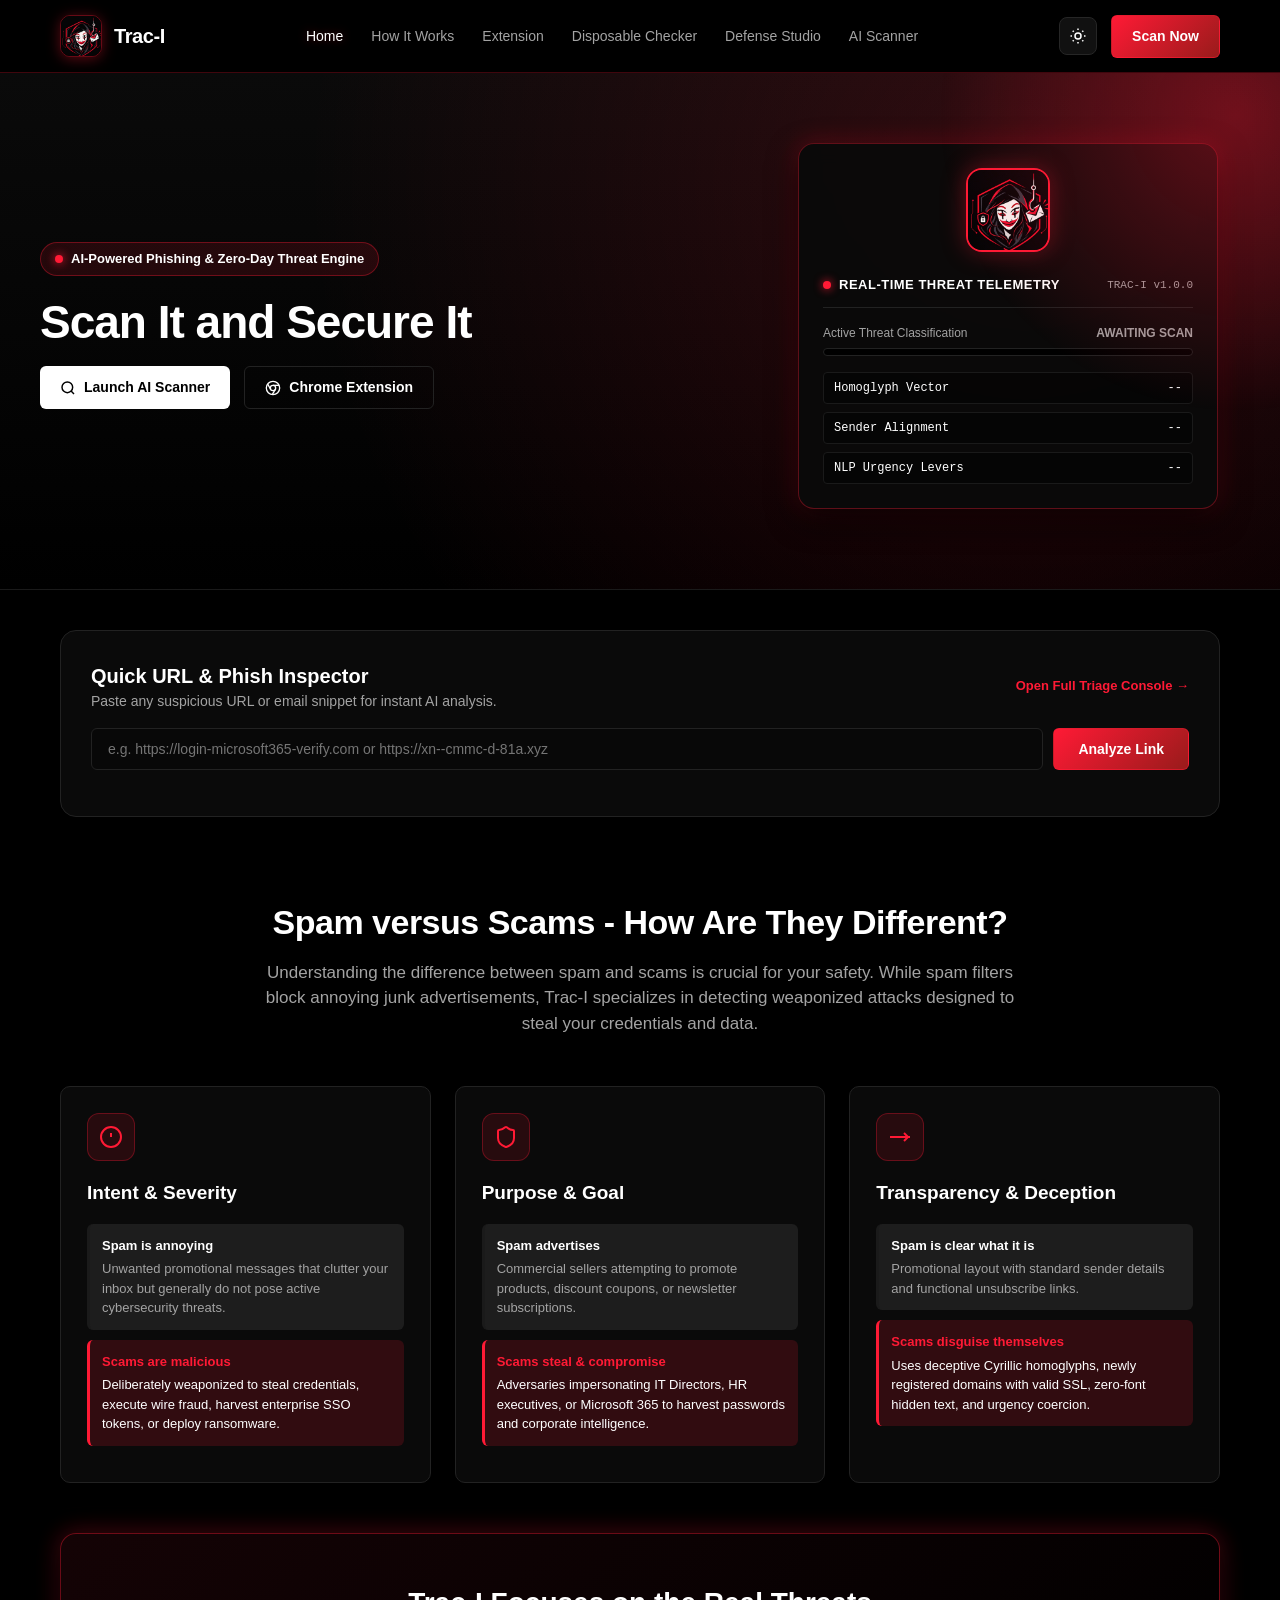
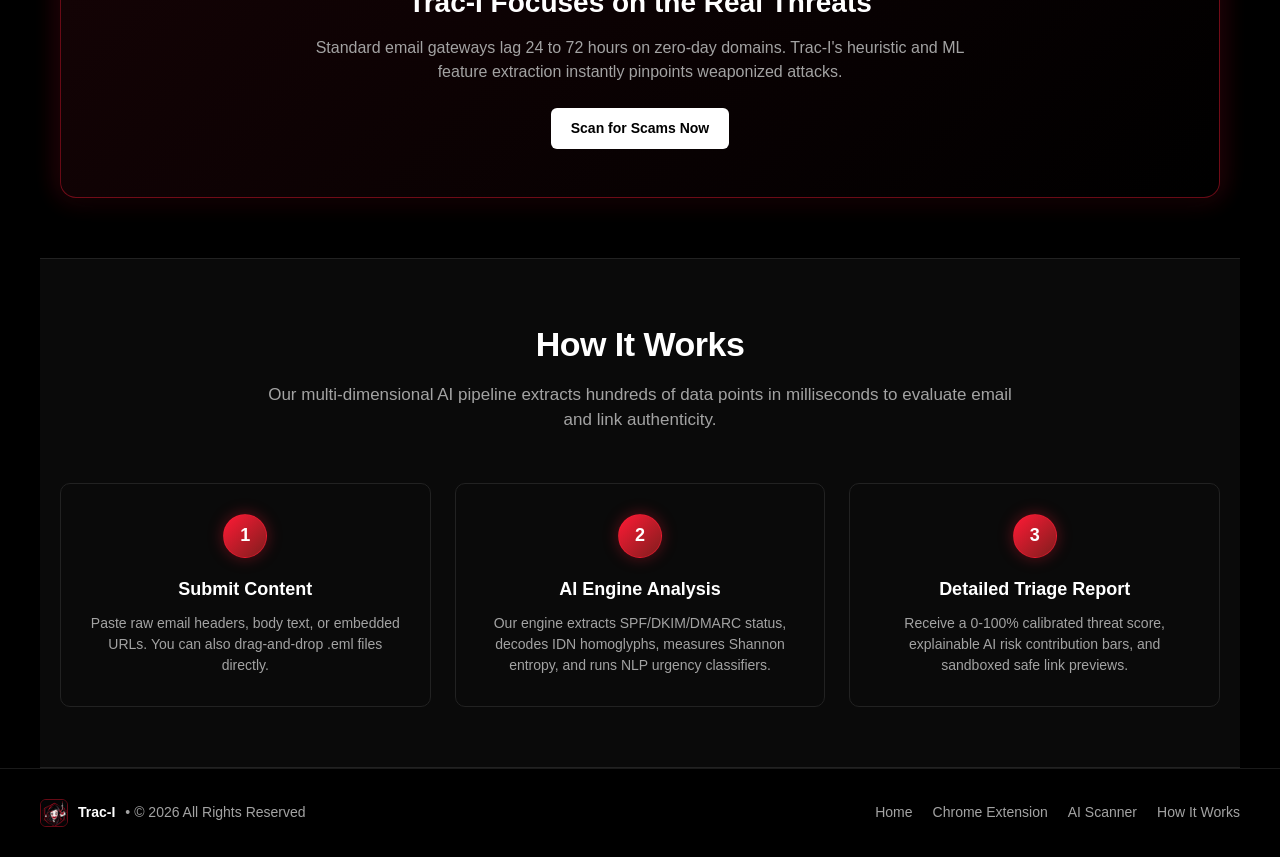
<file: static/index.html>
<!DOCTYPE html>
<html lang="en" data-theme="dark">
<head>
  <meta charset="UTF-8">
  <meta name="viewport" content="width=device-width, initial-scale=1.0">
  <title>Trac-I - AI-Powered Scam & Phishing Detection</title>
  <meta name="description" content="Protect yourself from scams with our AI-powered detection tool. Analyze emails, text messages, homoglyph URLs, and header authentication.">
  <link rel="icon" type="image/png" href="/static/favicon.png">
  <link rel="stylesheet" href="/static/css/style.css">
  <script>
    (function() {
      var t = localStorage.getItem('trac_i_theme') || 'dark';
      document.documentElement.setAttribute('data-theme', t);
    })();
  </script>
</head>
<body>
  <!-- Navigation -->
  <header class="navbar">
    <div class="nav-container">
      <a class="brand-link" href="/">
        <img src="/static/img/trac-i-mark.png" alt="Trac-I Emblem" class="brand-logo-img">
        <span class="brand-name-text">Trac-I</span>
      </a>

      <nav class="nav-links">
        <a class="nav-item active" href="/">Home</a>
        <a class="nav-item" href="/how-it-works">How It Works</a>
        <a class="nav-item" href="/extension">Extension</a>
        <a class="nav-item" href="/disposable">Disposable Checker</a>
        <a class="nav-item" href="/customize">Defense Studio</a>
        <a class="nav-item" href="/scan">AI Scanner</a>
      </nav>

      <div class="nav-actions">
        <button id="themeToggle" class="theme-btn" title="Toggle Light/Dark Theme">
          <svg id="sunIcon" style="display:none;" viewBox="0 0 24 24" width="18" height="18" fill="none" stroke="currentColor" stroke-width="2">
            <circle cx="12" cy="12" r="4"></circle><path d="M12 2v2"></path><path d="M12 20v2"></path>
            <path d="m4.93 4.93 1.41 1.41"></path><path d="m17.66 17.66 1.41 1.41"></path>
            <path d="M2 12h2"></path><path d="M20 12h2"></path><path d="m6.34 17.66-1.41 1.41"></path><path d="m19.07 4.93-1.41 1.41"></path>
          </svg>
          <svg id="moonIcon" viewBox="0 0 24 24" width="18" height="18" fill="none" stroke="currentColor" stroke-width="2">
            <path d="M12 3a6 6 0 0 0 9 9 9 9 0 1 1-9-9Z"></path>
          </svg>
        </button>
        <a class="btn btn-accent" href="/scan">Scan Now</a>
      </div>
    </div>
  </header>

  <!-- Hero Section -->
  <section class="hero">
    <div class="hero-content">
      <div>
        <div class="hero-pill">
          <span class="pulse-dot"></span>
          AI-Powered Phishing & Zero-Day Threat Engine
        </div>
        <h1 class="hero-title">Scan It and Secure It</h1>
        <div class="hero-buttons">
          <a class="btn btn-primary" href="/scan">
            <svg viewBox="0 0 24 24" width="16" height="16" fill="none" stroke="currentColor" stroke-width="2.2">
              <circle cx="11" cy="11" r="8"></circle><line x1="21" y1="21" x2="16.65" y2="16.65"></line>
            </svg>
            Launch AI Scanner
          </a>
          <a class="btn btn-outline" href="/extension">
            <svg viewBox="0 0 24 24" width="16" height="16" fill="none" stroke="currentColor" stroke-width="2">
              <circle cx="12" cy="12" r="10"></circle><circle cx="12" cy="12" r="4"></circle>
              <line x1="21.17" x2="12" y1="8" y2="8"></line><line x1="3.95" x2="8.54" y1="6.06" y2="14"></line>
              <line x1="10.88" x2="15.46" y1="21.94" y2="14"></line>
            </svg>
            Chrome Extension
          </a>
        </div>
      </div>

      <div class="hero-visual">
        <div class="hud-badge-card">
          <div style="text-align: center; margin-bottom: 16px;">
            <img src="/static/img/trac-i-mark.png" alt="Trac-I AI Engine" style="width: 84px; height: 84px; border-radius: 16px; border: 2px solid var(--accent-500); box-shadow: 0 0 25px var(--accent-glow);">
          </div>
          <div class="hud-header">
            <div class="hud-title">
              <span class="pulse-dot"></span>
              REAL-TIME THREAT TELEMETRY
            </div>
            <span style="font-size: 11px; color: var(--text-muted); font-family: monospace;">TRAC-I v1.0.0</span>
          </div>
          
          <div style="margin-bottom: 16px;">
            <div style="display:flex; justify-content:space-between; margin-bottom:6px; font-size:12px;">
              <span style="color:#a3a3a3;">Active Threat Classification</span>
              <span style="color:#a3a3a3; font-weight:700;">AWAITING SCAN</span>
            </div>
            <div style="background:#000000; border:1px solid #222222; border-radius:4px; height:8px; overflow:hidden;">
              <div style="width: 0%; background: linear-gradient(90deg, #ffffff, #ff1a35); height:100%;"></div>
            </div>
          </div>

          <div style="display:flex; flex-direction:column; gap:8px; font-size:12px; font-family:monospace;">
            <div style="display:flex; justify-content:space-between; padding:6px 10px; background:rgba(0,0,0,0.4); border:1px solid #1a1a1a; border-radius:4px;">
              <span style="color:var(--text-main);">Homoglyph Vector</span>
              <span style="color:var(--text-main);">--</span>
            </div>
            <div style="display:flex; justify-content:space-between; padding:6px 10px; background:rgba(0,0,0,0.4); border:1px solid #1a1a1a; border-radius:4px;">
              <span style="color:var(--text-main);">Sender Alignment</span>
              <span style="color:var(--text-main);">--</span>
            </div>
            <div style="display:flex; justify-content:space-between; padding:6px 10px; background:rgba(0,0,0,0.4); border:1px solid #1a1a1a; border-radius:4px;">
              <span style="color:var(--text-main);">NLP Urgency Levers</span>
              <span style="color:var(--text-main);">--</span>
            </div>
          </div>
        </div>
      </div>
    </div>
  </section>

  <!-- Live Quick Scan Section -->
  <section class="container" style="padding-top: 40px; padding-bottom: 20px;">
    <div style="background: var(--bg-surface); border: 1px solid var(--border-color); border-radius: var(--radius-lg); padding: 30px; box-shadow: var(--shadow-md);">
      <div style="display: flex; align-items: center; justify-content: space-between; margin-bottom: 16px; flex-wrap: wrap; gap: 10px;">
        <div>
          <h2 style="font-size: 20px; font-weight: 700; color: #ffffff;">Quick URL & Phish Inspector</h2>
          <p style="font-size: 14px; color: var(--text-muted);">Paste any suspicious URL or email snippet for instant AI analysis.</p>
        </div>
        <a href="/scan" style="font-size: 13px; font-weight: 600; color: #ff1a35; display: flex; align-items: center; gap: 4px;">
          Open Full Triage Console &rarr;
        </a>
      </div>

      <div style="display: flex; gap: 10px; margin-bottom: 16px; flex-wrap: wrap;">
        <input type="text" id="homeQuickInput" placeholder="e.g. https://login-micrоsoft365-verify.com or https://xn--cmmc-d-81a.xyz" 
               style="flex: 1; min-width: 280px; padding: 12px 16px; background: var(--bg-input); border: 1px solid var(--border-color); border-radius: var(--radius-sm); color: var(--text-main); font-size: 14px; outline: none;" />
        <button id="homeQuickBtn" class="btn btn-accent" style="padding: 12px 24px;">
          Analyze Link
        </button>
      </div>

      <div id="homeQuickResult" style="display: none; padding: 18px; border-radius: var(--radius-sm); background: var(--bg-input); border: 1px solid var(--border-color);">
        <!-- Injected via JavaScript -->
      </div>
    </div>
  </section>

  <!-- Spam vs Scams Comparison Section -->
  <section class="container">
    <div class="section-header">
      <h2 class="section-title">Spam versus Scams - How Are They Different?</h2>
      <p class="section-desc">
        Understanding the difference between spam and scams is crucial for your safety. While spam filters block annoying junk advertisements, Trac-I specializes in detecting weaponized attacks designed to steal your credentials and data.
      </p>
    </div>

    <div class="comparison-grid">
      <!-- Card 1 -->
      <div class="comparison-card">
        <div class="card-icon-box">
          <svg viewBox="0 0 24 24" width="24" height="24" fill="none" stroke="currentColor" stroke-width="2">
            <circle cx="12" cy="12" r="10"></circle><line x1="12" y1="8" x2="12" y2="12"></line><line x1="12" y1="16" x2="12.01" y2="16"></line>
          </svg>
        </div>
        <h3 class="comp-title">Intent & Severity</h3>
        <div class="comp-subitem spam">
          <span class="comp-label" style="color: #ffffff;">Spam is annoying</span>
          Unwanted promotional messages that clutter your inbox but generally do not pose active cybersecurity threats.
        </div>
        <div class="comp-subitem scam">
          <span class="comp-label" style="color: #ff1a35;">Scams are malicious</span>
          Deliberately weaponized to steal credentials, execute wire fraud, harvest enterprise SSO tokens, or deploy ransomware.
        </div>
      </div>

      <!-- Card 2 -->
      <div class="comparison-card">
        <div class="card-icon-box">
          <svg viewBox="0 0 24 24" width="24" height="24" fill="none" stroke="currentColor" stroke-width="2">
            <path d="M20 13c0 5-3.5 7.5-7.66 8.95a1 1 0 0 1-.67-.01C7.5 20.5 4 18 4 13V6a1 1 0 0 1 1-1c2 0 4.5-1.2 6.24-2.72a1.17 1.17 0 0 1 1.52 0C14.51 3.81 17 5 19 5a1 1 0 0 1 1 1z"/>
          </svg>
        </div>
        <h3 class="comp-title">Purpose & Goal</h3>
        <div class="comp-subitem spam">
          <span class="comp-label" style="color: #ffffff;">Spam advertises</span>
          Commercial sellers attempting to promote products, discount coupons, or newsletter subscriptions.
        </div>
        <div class="comp-subitem scam">
          <span class="comp-label" style="color: #ff1a35;">Scams steal & compromise</span>
          Adversaries impersonating IT Directors, HR executives, or Microsoft 365 to harvest passwords and corporate intelligence.
        </div>
      </div>

      <!-- Card 3 -->
      <div class="comparison-card">
        <div class="card-icon-box">
          <svg viewBox="0 0 24 24" width="24" height="24" fill="none" stroke="currentColor" stroke-width="2">
            <path d="M2 12h20"></path><path d="M20 12l-4-4"></path><path d="M20 12l-4 4"></path>
          </svg>
        </div>
        <h3 class="comp-title">Transparency & Deception</h3>
        <div class="comp-subitem spam">
          <span class="comp-label" style="color: #ffffff;">Spam is clear what it is</span>
          Promotional layout with standard sender details and functional unsubscribe links.
        </div>
        <div class="comp-subitem scam">
          <span class="comp-label" style="color: #ff1a35;">Scams disguise themselves</span>
          Uses deceptive Cyrillic homoglyphs, newly registered domains with valid SSL, zero-font hidden text, and urgency coercion.
        </div>
      </div>
    </div>

    <!-- Banner CTA inside section -->
    <div class="banner-cta">
      <h3 class="banner-title">Trac-I Focuses on the Real Threats</h3>
      <p class="banner-desc">
        Standard email gateways lag 24 to 72 hours on zero-day domains. Trac-I's heuristic and ML feature extraction instantly pinpoints weaponized attacks.
      </p>
      <a class="btn btn-primary" href="/scan">Scan for Scams Now</a>
    </div>
  </section>

  <!-- How It Works Section -->
  <section class="container" style="background: var(--bg-surface); border-top: 1px solid var(--border-color); border-bottom: 1px solid var(--border-color);">
    <div class="section-header">
      <h2 class="section-title">How It Works</h2>
      <p class="section-desc">
        Our multi-dimensional AI pipeline extracts hundreds of data points in milliseconds to evaluate email and link authenticity.
      </p>
    </div>

    <div class="steps-grid">
      <div class="step-card">
        <div class="step-number">1</div>
        <h3 class="step-title">Submit Content</h3>
        <p class="step-desc">Paste raw email headers, body text, or embedded URLs. You can also drag-and-drop .eml files directly.</p>
      </div>

      <div class="step-card">
        <div class="step-number">2</div>
        <h3 class="step-title">AI Engine Analysis</h3>
        <p class="step-desc">Our engine extracts SPF/DKIM/DMARC status, decodes IDN homoglyphs, measures Shannon entropy, and runs NLP urgency classifiers.</p>
      </div>

      <div class="step-card">
        <div class="step-number">3</div>
        <h3 class="step-title">Detailed Triage Report</h3>
        <p class="step-desc">Receive a 0-100% calibrated threat score, explainable AI risk contribution bars, and sandboxed safe link previews.</p>
      </div>
    </div>
  </section>

  <!-- Footer -->
  <footer class="footer">
    <div class="footer-container">
      <div style="display: flex; align-items: center; gap: 10px;">
        <img src="/static/img/trac-i-mark.png" alt="Trac-I Logo" style="width: 28px; height: 28px; border-radius: 6px; border: 1px solid rgba(255, 26, 53, 0.4);">
        <span style="font-weight: 700; color: var(--text-main);">Trac-I</span>
        <span>&bull; &copy; 2026 All Rights Reserved</span>
      </div>

      <div class="footer-links">
        <a href="/">Home</a>
        <a href="/extension">Chrome Extension</a>
        <a href="/scan">AI Scanner</a>
        <a href="/how-it-works">How It Works</a>
      </div>
    </div>
  </footer>

  <script src="/static/js/main.js"></script>
</body>
</html>
</file>
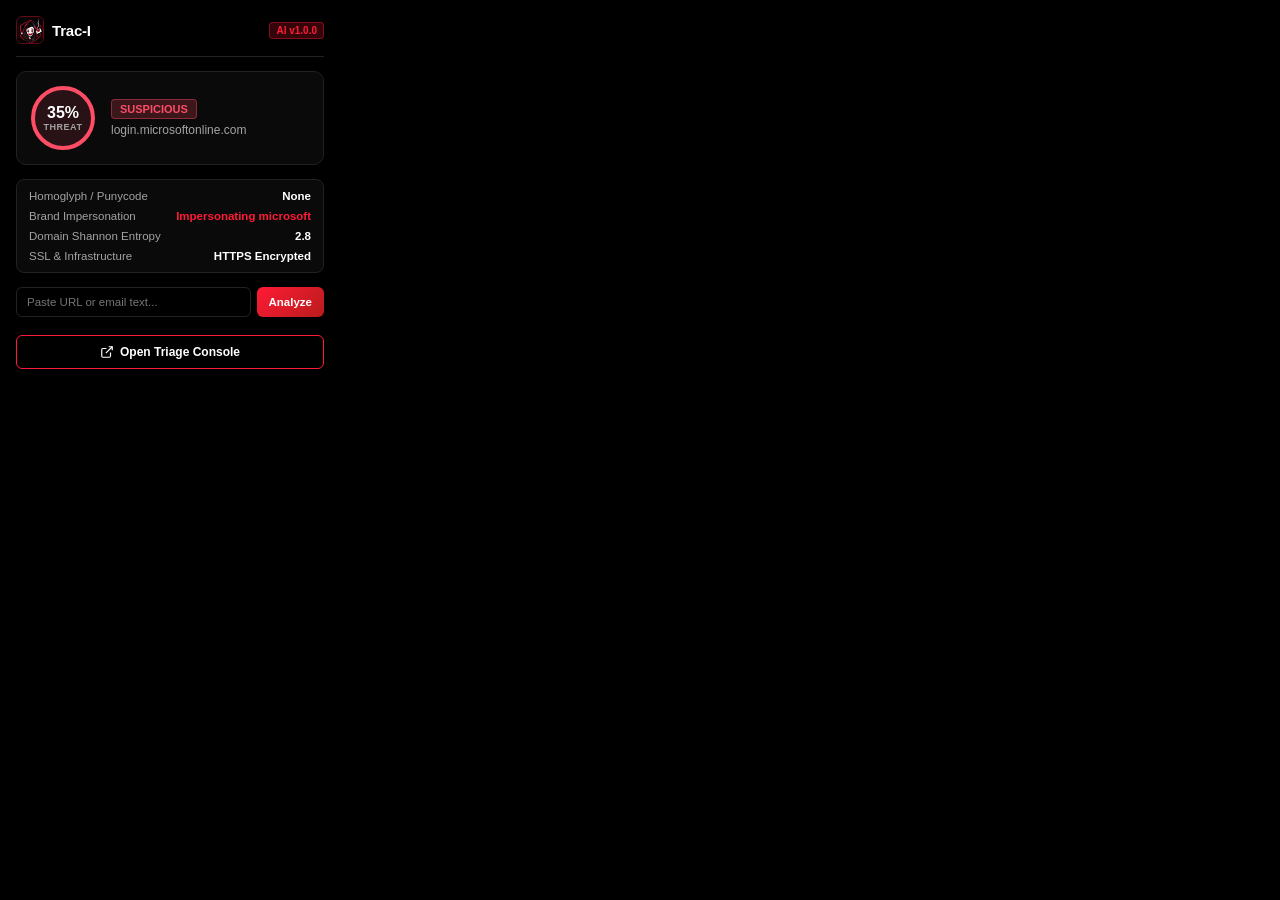
<file: extension/popup.html>
<!DOCTYPE html>
<html lang="en">
<head>
  <meta charset="UTF-8">
  <meta name="viewport" content="width=device-width, initial-scale=1.0">
  <title>Trac-I</title>
  <link rel="stylesheet" href="popup.css">
</head>
<body>
  <div class="popup-container">
    <!-- Header -->
    <header class="header">
      <div class="brand">
        <img src="icons/icon-48.png" alt="Trac-I" style="width: 28px; height: 28px; border-radius: 6px; border: 1px solid rgba(255, 26, 53, 0.4); object-fit: cover;">
        <span class="brand-name">Trac-I</span>
      </div>
      <span class="version-tag">AI v1.0.0</span>
    </header>

    <!-- Main Threat Score Card -->
    <section class="score-card">
      <div class="score-gauge">
        <div class="score-circle" id="scoreCircle">
          <span class="score-value" id="scoreValue">0%</span>
          <span class="score-subtext">THREAT</span>
        </div>
      </div>
      <div class="score-info">
        <div class="status-badge safe" id="statusBadge">VERIFIED SAFE</div>
        <div class="target-domain" id="targetDomain">Checking active tab...</div>
      </div>
    </section>

    <!-- Current Tab Details -->
    <section class="details-section">
      <div class="metric-row">
        <span class="metric-label">Homoglyph / Punycode</span>
        <span class="metric-value safe-text" id="homoglyphStatus">None Detected</span>
      </div>
      <div class="metric-row">
        <span class="metric-label">Brand Impersonation</span>
        <span class="metric-value safe-text" id="brandStatus">Clean</span>
      </div>
      <div class="metric-row">
        <span class="metric-label">Domain Shannon Entropy</span>
        <span class="metric-value" id="entropyStatus">2.1 (Normal)</span>
      </div>
      <div class="metric-row">
        <span class="metric-label">SSL & Infrastructure</span>
        <span class="metric-value" id="sslStatus">HTTPS Active</span>
      </div>
    </section>

    <!-- Quick Scan Input -->
    <section class="quick-scan">
      <div class="input-wrap">
        <input type="text" id="quickInput" placeholder="Paste URL or email text..." />
        <button id="quickScanBtn">Analyze</button>
      </div>
      <div id="quickResult" class="quick-result-box" style="display: none;"></div>
    </section>

    <!-- Footer Links -->
    <footer class="footer">
      <button id="openConsoleBtn" class="primary-btn">
        <svg viewBox="0 0 24 24" width="14" height="14" fill="none" stroke="currentColor" stroke-width="2">
          <path d="M18 13v6a2 2 0 0 1-2 2H5a2 2 0 0 1-2-2V8a2 2 0 0 1 2-2h6"></path>
          <polyline points="15 3 21 3 21 9"></polyline>
          <line x1="10" y1="14" x2="21" y2="3"></line>
        </svg>
        Open Triage Console
      </button>
    </footer>
  </div>

  <script src="popup.js"></script>
</body>
</html>
</file>
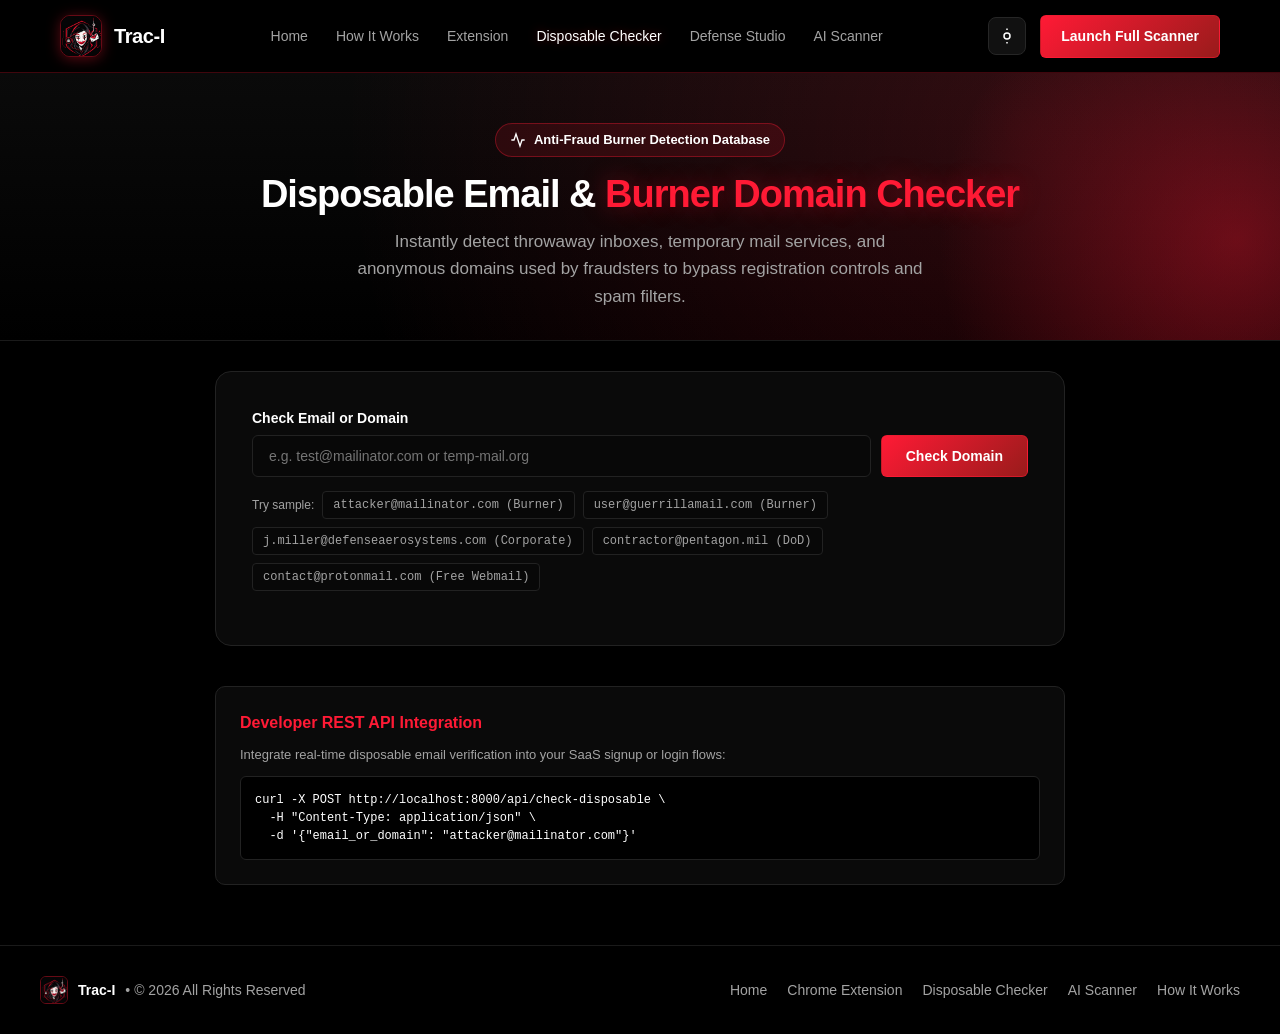
<file: static/disposable.html>
<!DOCTYPE html>
<html lang="en" data-theme="dark">
<head>
  <meta charset="UTF-8">
  <meta name="viewport" content="width=device-width, initial-scale=1.0">
  <title>Disposable Email Checker - Trac-I Burner Domain Detector</title>
  <link rel="icon" type="image/png" href="/static/favicon.png">
  <link rel="stylesheet" href="/static/css/style.css">
  <script>
    (function() {
      var t = localStorage.getItem('trac_i_theme') || 'dark';
      document.documentElement.setAttribute('data-theme', t);
    })();
  </script>
  <style>
    .checker-box {
      background: var(--bg-surface);
      border: 1px solid var(--border-color);
      border-radius: var(--radius-lg);
      padding: 36px;
      box-shadow: var(--shadow-md);
      max-width: 850px;
      margin: 0 auto;
    }

    .pill-samples {
      display: flex;
      gap: 8px;
      flex-wrap: wrap;
      margin-top: 14px;
    }

    .sample-tag {
      background: var(--bg-input);
      border: 1px solid var(--border-color);
      color: var(--text-muted);
      padding: 4px 10px;
      border-radius: 4px;
      font-size: 12px;
      cursor: pointer;
      font-family: monospace;
      transition: all 0.2s;
    }

    .sample-tag:hover {
      border-color: #ff1a35;
      color: #ff1a35;
      background: rgba(255, 26, 53, 0.1);
    }

    .verdict-card {
      background: var(--bg-input);
      border: 1px solid var(--border-color);
      border-radius: var(--radius-md);
      padding: 24px;
      margin-top: 24px;
      display: none;
    }
  </style>
</head>
<body>
  <!-- Navbar -->
  <header class="navbar">
    <div class="nav-container">
      <a class="brand-link" href="/">
        <img src="/static/img/trac-i-mark.png" alt="Trac-I Emblem" class="brand-logo-img">
        <span class="brand-name-text">Trac-I</span>
      </a>

      <nav class="nav-links">
        <a class="nav-item" href="/">Home</a>
        <a class="nav-item" href="/how-it-works">How It Works</a>
        <a class="nav-item" href="/extension">Extension</a>
        <a class="nav-item active" href="/disposable">Disposable Checker</a>
        <a class="nav-item" href="/customize">Defense Studio</a>
        <a class="nav-item" href="/scan">AI Scanner</a>
      </nav>

      <div class="nav-actions">
        <button id="themeToggle" class="theme-btn" title="Toggle Light/Dark Theme">
          <svg id="sunIcon" style="display:none;" viewBox="0 0 24 24" width="18" height="18" fill="none" stroke="currentColor" stroke-width="2">
            <circle cx="12" cy="12" r="4"></circle><path d="M12 2v2"></path><path d="M12 20v2"></path>
          </svg>
          <svg id="moonIcon" viewBox="0 0 24 24" width="18" height="18" fill="none" stroke="currentColor" stroke-width="2">
            <path d="M12 3a6 6 0 0 0 9 9 9 9 0 1 1-9-9Z"></path>
          </svg>
        </button>
        <a class="btn btn-accent" href="/scan">Launch Full Scanner</a>
      </div>
    </div>
  </header>

  <!-- Hero Header -->
  <section class="hero" style="text-align: center; padding: 50px 20px 30px;">
    <div style="max-width: 800px; margin: 0 auto;">
      <div class="hero-pill" style="margin: 0 auto 16px;">
        <svg viewBox="0 0 24 24" width="16" height="16" fill="none" stroke="currentColor" stroke-width="2"><path d="M22 12h-4l-3 9L9 3l-3 9H2"/></svg>
        Anti-Fraud Burner Detection Database
      </div>
      <h1 class="hero-title" style="font-size: 38px; margin-bottom: 12px;">
        Disposable Email & <span>Burner Domain Checker</span>
      </h1>
      <p class="hero-desc" style="margin: 0 auto; font-size: 17px;">
        Instantly detect throwaway inboxes, temporary mail services, and anonymous domains used by fraudsters to bypass registration controls and spam filters.
      </p>
    </div>
  </section>

  <!-- Interactive Checker Section -->
  <main class="container" style="padding-top: 30px;">
    <div class="checker-box">
      <div style="margin-bottom: 18px;">
        <label style="font-size: 14px; font-weight: 700; color: var(--text-main); display: block; margin-bottom: 6px;">
          Check Email or Domain
        </label>
        <div style="display: flex; gap: 10px; flex-wrap: wrap;">
          <input type="text" id="dispInput" placeholder="e.g. test@mailinator.com or temp-mail.org" 
                 style="flex: 1; min-width: 280px; padding: 12px 16px; background: var(--bg-input); border: 1px solid var(--border-color); border-radius: var(--radius-sm); color: var(--text-main); font-size: 14px; outline: none;" />
          <button id="dispBtn" class="btn btn-accent" style="padding: 12px 24px;">
            Check Domain
          </button>
        </div>

        <!-- Sample Tags -->
        <div class="pill-samples">
          <span style="font-size: 12px; color: var(--text-muted); align-self: center;">Try sample:</span>
          <span class="sample-tag" data-val="attacker@mailinator.com">attacker@mailinator.com (Burner)</span>
          <span class="sample-tag" data-val="user@guerrillamail.com">user@guerrillamail.com (Burner)</span>
          <span class="sample-tag" data-val="j.miller@defenseaerosystems.com">j.miller@defenseaerosystems.com (Corporate)</span>
          <span class="sample-tag" data-val="contractor@pentagon.mil">contractor@pentagon.mil (DoD)</span>
          <span class="sample-tag" data-val="contact@protonmail.com">contact@protonmail.com (Free Webmail)</span>
        </div>
      </div>

      <!-- Result Card -->
      <div id="dispResult" class="verdict-card">
        <div style="display: flex; justify-content: space-between; align-items: center; border-bottom: 1px solid var(--border-color); padding-bottom: 14px; margin-bottom: 16px; flex-wrap: wrap; gap: 10px;">
          <div>
            <span id="dispBadge" class="status-badge danger">DISPOSABLE BURNER</span>
            <h3 id="dispDomain" style="font-size: 20px; font-weight: 800; font-family: monospace; margin-top: 6px; color: #ffffff;">
              mailinator.com
            </h3>
          </div>
          <div style="text-align: right;">
            <div style="font-size: 11px; color: var(--text-muted);">FRAUD RISK SCORE</div>
            <div id="dispRisk" style="font-size: 24px; font-weight: 900; color: #ff1a35;">92%</div>
          </div>
        </div>

        <div style="display: grid; grid-template-columns: repeat(auto-fit, minmax(200px, 1fr)); gap: 12px; font-size: 13px; margin-bottom: 16px;">
          <div style="background: #000000; border: 1px solid #222222; padding: 10px 12px; border-radius: 6px;">
            <span style="color: var(--text-muted); display: block; font-size: 11px;">CATEGORY:</span>
            <strong id="dispCategory" style="color: #ffffff;">DISPOSABLE_BURNER</strong>
          </div>
          <div style="background: #000000; border: 1px solid #222222; padding: 10px 12px; border-radius: 6px;">
            <span style="color: var(--text-muted); display: block; font-size: 11px;">TRUST LEVEL:</span>
            <strong id="dispTrust" style="color: #ffffff;">VERY LOW</strong>
          </div>
          <div style="background: #000000; border: 1px solid #222222; padding: 10px 12px; border-radius: 6px;">
            <span style="color: var(--text-muted); display: block; font-size: 11px;">FREE PUBLIC WEBMAIL:</span>
            <strong id="dispFree" style="color: #ffffff;">NO</strong>
          </div>
        </div>

        <div style="background: rgba(255, 26, 53, 0.1); border-left: 4px solid #ff1a35; padding: 12px 14px; border-radius: 4px; font-size: 13px;" id="dispAlertBox">
          <strong id="dispRecTitle" style="color: #ff1a35;">RECOMMENDATION:</strong>
          <p id="dispRecDesc" style="color: #ffffff; margin-top: 4px;"></p>
        </div>
      </div>
    </div>

    <!-- API Snippet -->
    <div style="max-width: 850px; margin: 40px auto 0; background: var(--bg-surface); border: 1px solid var(--border-color); border-radius: var(--radius-md); padding: 24px;">
      <h3 style="font-size: 16px; font-weight: 700; margin-bottom: 10px; color: #ff1a35;">
        Developer REST API Integration
      </h3>
      <p style="font-size: 13px; color: var(--text-muted); margin-bottom: 12px;">
        Integrate real-time disposable email verification into your SaaS signup or login flows:
      </p>
      <pre style="background: #000000; border: 1px solid #222222; padding: 14px; border-radius: 6px; font-family: monospace; font-size: 12px; color: #ffffff; overflow-x: auto;">
curl -X POST http://localhost:8000/api/check-disposable \
  -H "Content-Type: application/json" \
  -d '{"email_or_domain": "attacker@mailinator.com"}'</pre>
    </div>
  </main>

  <!-- Footer -->
  <footer class="footer">
    <div class="footer-container">
      <div style="display: flex; align-items: center; gap: 10px;">
        <img src="/static/img/trac-i-mark.png" alt="Trac-I Logo" style="width: 28px; height: 28px; border-radius: 6px; border: 1px solid rgba(255, 26, 53, 0.4);">
        <span style="font-weight: 700; color: var(--text-main);">Trac-I</span>
        <span>&bull; &copy; 2026 All Rights Reserved</span>
      </div>

      <div class="footer-links">
        <a href="/">Home</a>
        <a href="/extension">Chrome Extension</a>
        <a href="/disposable">Disposable Checker</a>
        <a href="/scan">AI Scanner</a>
        <a href="/how-it-works">How It Works</a>
      </div>
    </div>
  </footer>

  <script src="/static/js/main.js"></script>
  <script>
    document.addEventListener("DOMContentLoaded", () => {
      const btn = document.getElementById("dispBtn");
      const input = document.getElementById("dispInput");
      const result = document.getElementById("dispResult");

      async function runCheck(query) {
        if (!query) return;
        btn.disabled = true;
        btn.textContent = "Checking...";

        try {
          const resp = await fetch("/api/check-disposable", {
            method: "POST",
            headers: { "Content-Type": "application/json" },
            body: JSON.stringify({ email_or_domain: query })
          });

          const data = await resp.json();
          renderResult(data);
        } catch (e) {
          alert("Check failed. Please ensure backend is running.");
        } finally {
          btn.disabled = false;
          btn.textContent = "Check Domain";
        }
      }

      function renderResult(data) {
        result.style.display = "block";
        document.getElementById("dispDomain").textContent = data.domain;
        document.getElementById("dispRisk").textContent = `${data.risk_score}%`;
        document.getElementById("dispCategory").textContent = data.category;
        document.getElementById("dispTrust").textContent = data.trust_level;
        document.getElementById("dispFree").textContent = data.is_free_webmail ? "YES" : "NO";
        document.getElementById("dispRecDesc").textContent = data.recommendation;

        const badge = document.getElementById("dispBadge");
        const alertBox = document.getElementById("dispAlertBox");
        const riskEl = document.getElementById("dispRisk");

        badge.className = "status-badge";
        if (data.is_disposable) {
          badge.classList.add("danger");
          badge.textContent = "DISPOSABLE BURNER DETECTED";
          alertBox.style.borderLeftColor = "#ff1a35";
          alertBox.style.background = "rgba(255, 26, 53, 0.12)";
          riskEl.style.color = "#ff1a35";
        } else if (data.is_gov_mil) {
          badge.classList.add("safe");
          badge.textContent = "GOVERNMENT / MILITARY VERIFIED";
          alertBox.style.borderLeftColor = "#ffffff";
          alertBox.style.background = "rgba(255, 255, 255, 0.08)";
          riskEl.style.color = "#ffffff";
        } else if (data.is_free_webmail) {
          badge.classList.add("warning");
          badge.textContent = "CONSUMER PUBLIC WEBMAIL";
          alertBox.style.borderLeftColor = "#ff4d66";
          alertBox.style.background = "rgba(255, 77, 102, 0.12)";
          riskEl.style.color = "#ff4d66";
        } else {
          badge.classList.add("safe");
          badge.textContent = "STANDARD CORPORATE DOMAIN";
          alertBox.style.borderLeftColor = "#ffffff";
          alertBox.style.background = "rgba(255, 255, 255, 0.08)";
          riskEl.style.color = "#ffffff";
        }
      }

      btn.addEventListener("click", () => runCheck(input.value.trim()));
      input.addEventListener("keydown", (e) => { if (e.key === "Enter") runCheck(input.value.trim()); });

      document.querySelectorAll(".sample-tag").forEach(tag => {
        tag.addEventListener("click", () => {
          const val = tag.getAttribute("data-val");
          input.value = val;
          runCheck(val);
        });
      });
    });
  </script>
</body>
</html>
</file>
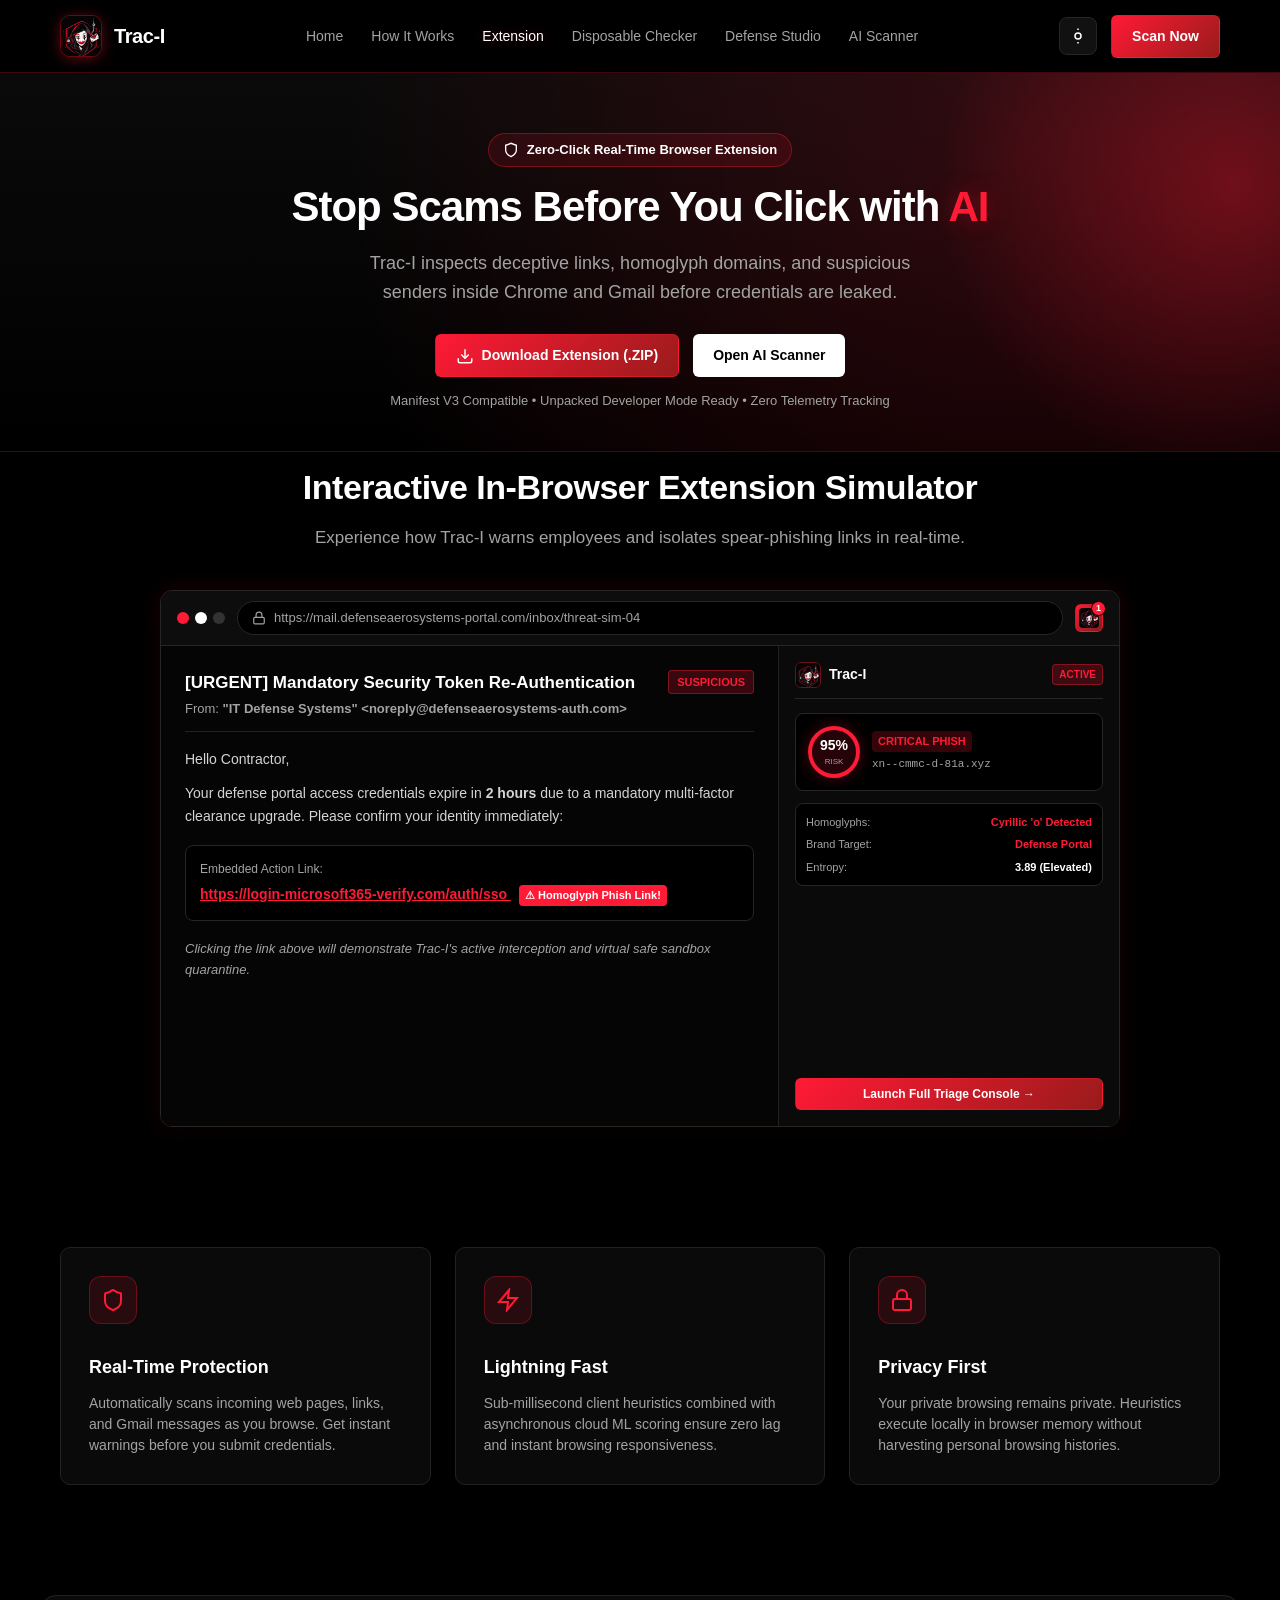
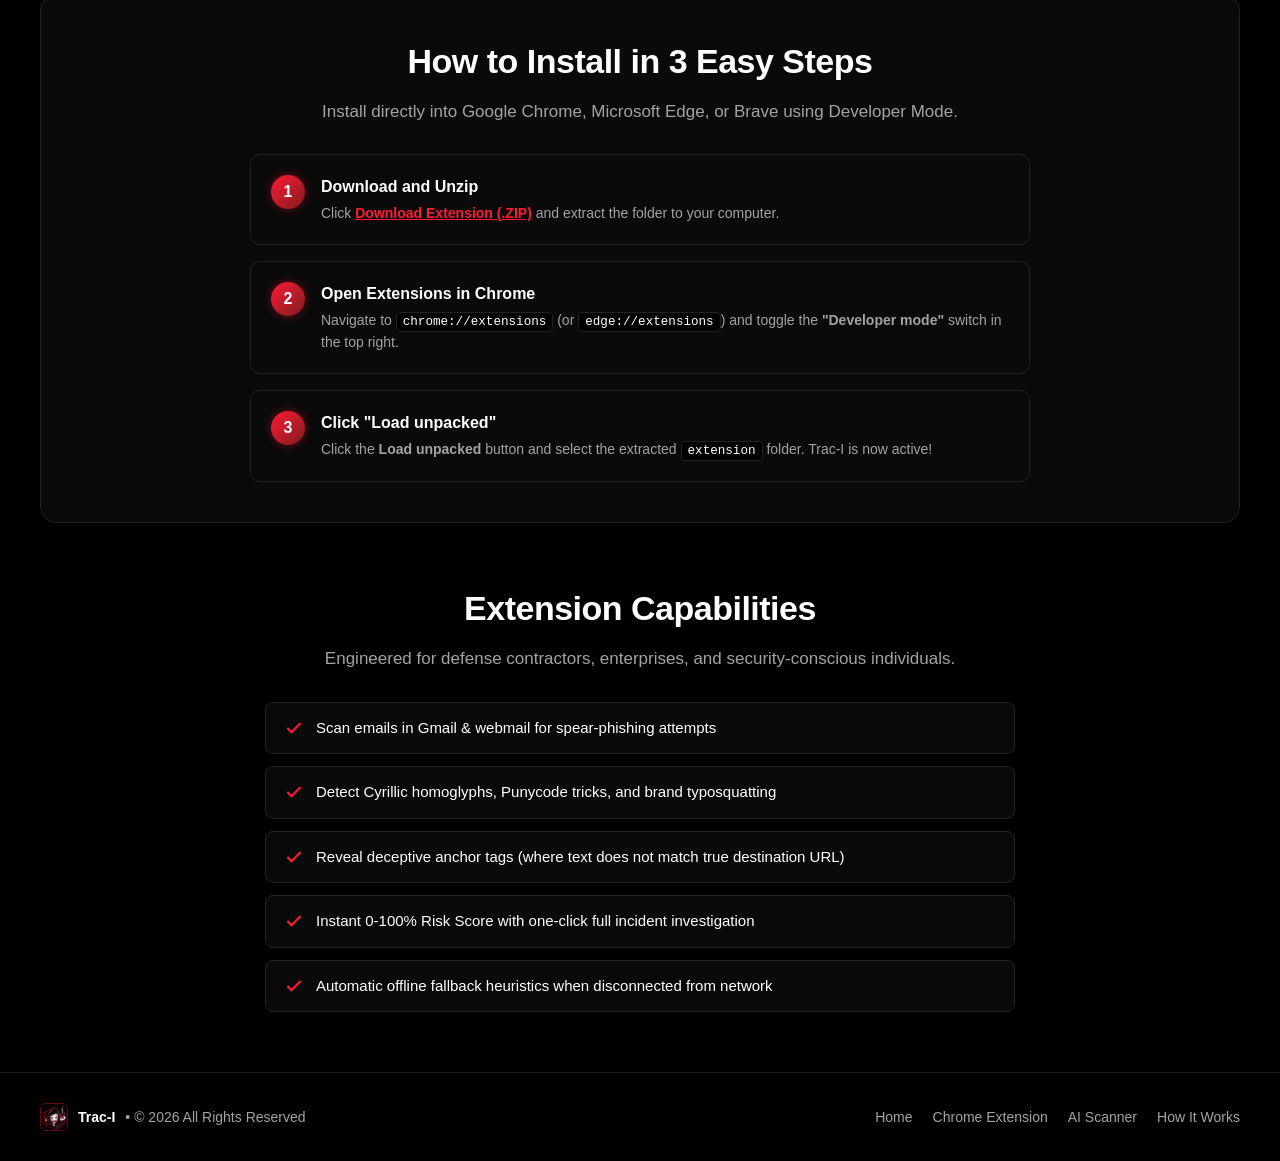
<file: static/extension.html>
<!DOCTYPE html>
<html lang="en" data-theme="dark">
<head>
  <meta charset="UTF-8">
  <meta name="viewport" content="width=device-width, initial-scale=1.0">
  <title>Trac-I Browser Extension - AI Phishing Defense for Chrome</title>
  <link rel="icon" type="image/png" href="/static/favicon.png">
  <link rel="stylesheet" href="/static/css/style.css">
  <script>
    (function() {
      var t = localStorage.getItem('trac_i_theme') || 'dark';
      document.documentElement.setAttribute('data-theme', t);
    })();
  </script>
  <style>
    /* In-Browser Extension Simulator Styles (Strict Black, Red & White) */
    .simulator-container {
      background: #000000;
      border: 1px solid #262626;
      border-radius: 12px;
      overflow: hidden;
      box-shadow: 0 20px 40px rgba(0, 0, 0, 0.9), 0 0 25px rgba(255, 26, 53, 0.15);
      margin: 40px auto;
      max-width: 960px;
    }

    .browser-toolbar {
      background: #0d0d0d;
      padding: 10px 16px;
      display: flex;
      align-items: center;
      gap: 12px;
      border-bottom: 1px solid #262626;
    }

    .browser-dots {
      display: flex;
      gap: 6px;
    }

    .dot {
      width: 12px;
      height: 12px;
      border-radius: 50%;
    }
    .dot.red { background: #ff1a35; }
    .dot.yellow { background: #ffffff; }
    .dot.green { background: #333333; }

    .browser-address-bar {
      flex: 1;
      background: #000000;
      border: 1px solid #262626;
      border-radius: 20px;
      padding: 6px 14px;
      font-size: 13px;
      color: #a3a3a3;
      display: flex;
      align-items: center;
      gap: 8px;
    }

    .browser-ext-icon {
      background: linear-gradient(135deg, #ff1a35, #7f1d1d);
      color: #ffffff;
      width: 28px;
      height: 28px;
      border-radius: 6px;
      display: flex;
      align-items: center;
      justify-content: center;
      cursor: pointer;
      position: relative;
      transition: transform 0.2s;
      border: 1px solid rgba(255, 26, 53, 0.4);
    }

    .browser-ext-icon:hover {
      transform: scale(1.08);
      box-shadow: 0 0 10px rgba(255, 26, 53, 0.5);
    }

    .badge-counter {
      position: absolute;
      top: -4px;
      right: -4px;
      background: #ff1a35;
      color: #ffffff;
      font-size: 9px;
      font-weight: bold;
      width: 15px;
      height: 15px;
      border-radius: 50%;
      display: flex;
      align-items: center;
      justify-content: center;
      border: 1px solid #000000;
    }

    .browser-viewport {
      display: grid;
      grid-template-columns: 1fr 340px;
      min-height: 480px;
      background: #000000;
      color: #ffffff;
    }

    .sim-email-view {
      padding: 24px;
      background: #050505;
      border-right: 1px solid #222222;
      overflow-y: auto;
    }

    .sim-popup-col {
      background: #0a0a0a;
      padding: 16px;
      display: flex;
      flex-direction: column;
    }

    .feature-card {
      background: #0a0a0a;
      border: 1px solid #222222;
      border-radius: var(--radius-md);
      padding: 28px;
      display: flex;
      flex-direction: column;
      gap: 12px;
      transition: transform 0.2s, border-color 0.2s;
    }

    .feature-card:hover {
      transform: translateY(-2px);
      border-color: #ff1a35;
    }

    .install-step {
      display: flex;
      gap: 16px;
      align-items: flex-start;
      background: #0a0a0a;
      border: 1px solid #222222;
      border-radius: var(--radius-md);
      padding: 20px;
    }

    .step-badge {
      background: linear-gradient(135deg, #ff1a35, #7f1d1d);
      color: #ffffff;
      font-weight: 800;
      font-size: 16px;
      width: 34px;
      height: 34px;
      border-radius: 50%;
      display: flex;
      align-items: center;
      justify-content: center;
      flex-shrink: 0;
      box-shadow: 0 0 10px rgba(255, 26, 53, 0.4);
    }

    .feature-check-item {
      display: flex;
      align-items: center;
      gap: 12px;
      font-size: 15px;
      background: #0a0a0a;
      padding: 14px 18px;
      border-radius: 8px;
      border: 1px solid #222222;
      color: #ffffff;
    }

    .feature-check-item svg {
      color: #ff1a35;
      flex-shrink: 0;
    }
  </style>
</head>
<body>
  <!-- Navbar -->
  <header class="navbar">
    <div class="nav-container">
      <a class="brand-link" href="/">
        <img src="/static/img/trac-i-mark.png" alt="Trac-I Emblem" class="brand-logo-img">
        <span class="brand-name-text">Trac-I</span>
      </a>

      <nav class="nav-links">
        <a class="nav-item" href="/">Home</a>
        <a class="nav-item" href="/how-it-works">How It Works</a>
        <a class="nav-item active" href="/extension">Extension</a>
        <a class="nav-item" href="/disposable">Disposable Checker</a>
        <a class="nav-item" href="/customize">Defense Studio</a>
        <a class="nav-item" href="/scan">AI Scanner</a>
      </nav>

      <div class="nav-actions">
        <button id="themeToggle" class="theme-btn" title="Toggle Light/Dark Theme">
          <svg id="sunIcon" style="display:none;" viewBox="0 0 24 24" width="18" height="18" fill="none" stroke="currentColor" stroke-width="2">
            <circle cx="12" cy="12" r="4"></circle><path d="M12 2v2"></path><path d="M12 20v2"></path>
          </svg>
          <svg id="moonIcon" viewBox="0 0 24 24" width="18" height="18" fill="none" stroke="currentColor" stroke-width="2">
            <path d="M12 3a6 6 0 0 0 9 9 9 9 0 1 1-9-9Z"></path>
          </svg>
        </button>
        <a class="btn btn-accent" href="/scan">Scan Now</a>
      </div>
    </div>
  </header>

  <!-- Hero -->
  <section class="hero" style="text-align: center; padding: 60px 20px 40px;">
    <div style="max-width: 800px; margin: 0 auto;">
      <div class="hero-pill" style="margin: 0 auto 16px;">
        <svg viewBox="0 0 24 24" width="16" height="16" fill="none" stroke="currentColor" stroke-width="2"><path d="M12 22s8-4 8-10V5l-8-3-8 3v7c0 6 8 10 8 10z"/></svg>
        Zero-Click Real-Time Browser Extension
      </div>
      <h1 class="hero-title" style="font-size: 42px;">
        Stop Scams Before You Click with <span>AI</span>
      </h1>
      <p class="hero-desc" style="margin: 0 auto 28px;">
        Trac-I inspects deceptive links, homoglyph domains, and suspicious senders inside Chrome and Gmail before credentials are leaked.
      </p>

      <div style="display: flex; gap: 14px; justify-content: center; flex-wrap: wrap;">
        <a class="btn btn-accent" href="/api/download/extension">
          <svg viewBox="0 0 24 24" width="18" height="18" fill="none" stroke="currentColor" stroke-width="2"><path d="M21 15v4a2 2 0 0 1-2 2H5a2 2 0 0 1-2-2v-4"></path><polyline points="7 10 12 15 17 10"></polyline><line x1="12" y1="15" x2="12" y2="3"></line></svg>
          Download Extension (.ZIP)
        </a>
        <a class="btn btn-primary" href="/scan">
          Open AI Scanner
        </a>
      </div>

      <p style="font-size: 13px; color: #a3a3a3; margin-top: 14px;">
        Manifest V3 Compatible &bull; Unpacked Developer Mode Ready &bull; Zero Telemetry Tracking
      </p>
    </div>
  </section>

  <!-- In-Browser Interactive Extension Simulator -->
  <section class="container" style="padding-top: 10px;">
    <div class="section-header" style="margin-bottom: 24px;">
      <h2 class="section-title">Interactive In-Browser Extension Simulator</h2>
      <p class="section-desc">Experience how Trac-I warns employees and isolates spear-phishing links in real-time.</p>
    </div>

    <div class="simulator-container">
      <!-- Browser Address Bar & Extension Icon -->
      <div class="browser-toolbar">
        <div class="browser-dots">
          <span class="dot red"></span>
          <span class="dot yellow"></span>
          <span class="dot green"></span>
        </div>
        <div class="browser-address-bar">
          <svg viewBox="0 0 24 24" width="14" height="14" fill="none" stroke="currentColor" stroke-width="2"><rect x="3" y="11" width="18" height="11" rx="2" ry="2"></rect><path d="M7 11V7a5 5 0 0 1 10 0v4"></path></svg>
          <span>https://mail.defenseaerosystems-portal.com/inbox/threat-sim-04</span>
        </div>
        
        <!-- Interactive Extension Icon -->
        <div class="browser-ext-icon" id="simExtIcon" title="Click to open simulated Trac-I Extension">
          <img src="/static/img/trac-i-mark.png" alt="Trac-I" style="width: 20px; height: 20px; border-radius: 4px;">
          <span class="badge-counter">1</span>
        </div>
      </div>

      <!-- Browser Viewport: Split between Email Content and Extension Popup -->
      <div class="browser-viewport">
        <!-- Left: Simulated Webmail View -->
        <div class="sim-email-view">
          <div style="display: flex; justify-content: space-between; align-items: flex-start; margin-bottom: 16px; border-bottom: 1px solid #222222; padding-bottom: 12px;">
            <div>
              <h3 style="font-size: 17px; font-weight: 700; margin-bottom: 4px; color: #ffffff;" id="simEmailSubject">
                [URGENT] Mandatory Security Token Re-Authentication
              </h3>
              <div style="font-size: 13px; color: #a3a3a3;">
                From: <strong>"IT Defense Systems" &lt;noreply@defenseaerosystems-auth.com&gt;</strong>
              </div>
            </div>
            <span style="font-size: 11px; background: rgba(255, 26, 53, 0.2); color: #ff1a35; border: 1px solid rgba(255, 26, 53, 0.4); padding: 3px 8px; border-radius: 4px; font-weight: bold;">
              SUSPICIOUS
            </span>
          </div>

          <div style="font-size: 14px; line-height: 1.6; color: #d4d4d4;">
            <p style="margin-bottom: 12px;">Hello Contractor,</p>
            <p style="margin-bottom: 12px;">
              Your defense portal access credentials expire in <strong>2 hours</strong> due to a mandatory multi-factor clearance upgrade. Please confirm your identity immediately:
            </p>

            <div style="background: #000000; border: 1px solid #262626; border-radius: 8px; padding: 14px; margin: 18px 0;">
              <span style="font-size: 12px; color: #a3a3a3; display: block; margin-bottom: 4px;">Embedded Action Link:</span>
              <a href="javascript:void(0);" id="simTestLink" style="color: #ff1a35; font-weight: 600; text-decoration: underline;">
                https://login-micrоsoft365-verify.com/auth/sso
              </a>
              <span style="display: inline-flex; align-items: center; gap: 4px; background: #ff1a35; color: #ffffff; font-size: 11px; font-weight: bold; padding: 2px 6px; border-radius: 4px; margin-left: 8px; vertical-align: middle;">
                &#9888; Homoglyph Phish Link!
              </span>
            </div>

            <p style="font-size: 13px; color: #a3a3a3;">
              <em>Clicking the link above will demonstrate Trac-I's active interception and virtual safe sandbox quarantine.</em>
            </p>
          </div>
        </div>

        <!-- Right: In-Browser Simulated Extension Popup -->
        <div class="sim-popup-col">
          <div style="display: flex; align-items: center; justify-content: space-between; border-bottom: 1px solid #262626; padding-bottom: 10px; margin-bottom: 14px;">
            <div style="display: flex; align-items: center; gap: 8px;">
              <img src="/static/img/trac-i-mark.png" alt="Trac-I" style="width: 26px; height: 26px; border-radius: 6px; border: 1px solid rgba(255, 26, 53, 0.4);">
              <span style="font-size: 14px; font-weight: bold; color: #ffffff;">Trac-I</span>
            </div>
            <span style="font-size: 10px; background: rgba(255, 26, 53, 0.2); color: #ff1a35; border: 1px solid rgba(255, 26, 53, 0.4); padding: 2px 6px; border-radius: 4px; font-weight: 600;">ACTIVE</span>
          </div>

          <div style="background: #000000; border: 1px solid #262626; border-radius: 8px; padding: 12px; margin-bottom: 12px; display: flex; align-items: center; gap: 12px;">
            <div style="width: 52px; height: 52px; border-radius: 50%; border: 4px solid #ff1a35; background: rgba(255, 26, 53, 0.15); display: flex; flex-direction: column; align-items: center; justify-content: center; box-shadow: 0 0 15px rgba(255, 26, 53, 0.3);">
              <span style="font-size: 14px; font-weight: 800; color: #ffffff;">95%</span>
              <span style="font-size: 8px; color: #a3a3a3;">RISK</span>
            </div>
            <div>
              <div style="font-size: 11px; font-weight: bold; background: rgba(255, 26, 53, 0.2); color: #ff1a35; padding: 2px 6px; border-radius: 4px; width: fit-content;">CRITICAL PHISH</div>
              <div style="font-size: 11px; color: #a3a3a3; margin-top: 4px; font-family: monospace;">xn--cmmc-d-81a.xyz</div>
            </div>
          </div>

          <div style="background: #000000; border: 1px solid #262626; border-radius: 8px; padding: 10px; display: flex; flex-direction: column; gap: 6px; font-size: 11px; margin-bottom: 14px;">
            <div style="display: flex; justify-content: space-between;">
              <span style="color: #a3a3a3;">Homoglyphs:</span>
              <span style="color: #ff1a35; font-weight: bold;">Cyrillic 'о' Detected</span>
            </div>
            <div style="display: flex; justify-content: space-between;">
              <span style="color: #a3a3a3;">Brand Target:</span>
              <span style="color: #ff1a35; font-weight: bold;">Defense Portal</span>
            </div>
            <div style="display: flex; justify-content: space-between;">
              <span style="color: #a3a3a3;">Entropy:</span>
              <span style="color: #ffffff; font-weight: bold;">3.89 (Elevated)</span>
            </div>
          </div>

          <a href="/scan" class="btn btn-accent btn-sm" style="width: 100%; margin-top: auto;">
            Launch Full Triage Console &rarr;
          </a>
        </div>
      </div>
    </div>
  </section>

  <!-- Core Pillars -->
  <section class="container" style="padding-top: 20px;">
    <div style="display: grid; grid-template-columns: repeat(3, 1fr); gap: 24px; margin-bottom: 50px;">
      <div class="feature-card">
        <div class="card-icon-box">
          <svg viewBox="0 0 24 24" width="24" height="24" fill="none" stroke="currentColor" stroke-width="2">
            <path d="M20 13c0 5-3.5 7.5-7.66 8.95a1 1 0 0 1-.67-.01C7.5 20.5 4 18 4 13V6a1 1 0 0 1 1-1c2 0 4.5-1.2 6.24-2.72a1.17 1.17 0 0 1 1.52 0C14.51 3.81 17 5 19 5a1 1 0 0 1 1 1z"/>
          </svg>
        </div>
        <h3 style="font-size: 18px; font-weight: 700; color: #ffffff;">Real-Time Protection</h3>
        <p style="font-size: 14px; color: var(--text-muted);">
          Automatically scans incoming web pages, links, and Gmail messages as you browse. Get instant warnings before you submit credentials.
        </p>
      </div>

      <div class="feature-card">
        <div class="card-icon-box">
          <svg viewBox="0 0 24 24" width="24" height="24" fill="none" stroke="currentColor" stroke-width="2">
            <polygon points="13 2 3 14 12 14 11 22 21 10 12 10 13 2"></polygon>
          </svg>
        </div>
        <h3 style="font-size: 18px; font-weight: 700; color: #ffffff;">Lightning Fast</h3>
        <p style="font-size: 14px; color: var(--text-muted);">
          Sub-millisecond client heuristics combined with asynchronous cloud ML scoring ensure zero lag and instant browsing responsiveness.
        </p>
      </div>

      <div class="feature-card">
        <div class="card-icon-box">
          <svg viewBox="0 0 24 24" width="24" height="24" fill="none" stroke="currentColor" stroke-width="2">
            <rect width="18" height="11" x="3" y="11" rx="2" ry="2"></rect><path d="M7 11V7a5 5 0 0 1 10 0v4"></path>
          </svg>
        </div>
        <h3 style="font-size: 18px; font-weight: 700; color: #ffffff;">Privacy First</h3>
        <p style="font-size: 14px; color: var(--text-muted);">
          Your private browsing remains private. Heuristics execute locally in browser memory without harvesting personal browsing histories.
        </p>
      </div>
    </div>
  </section>

  <!-- How to Install Unpacked Section -->
  <section class="container" style="background: var(--bg-surface); border-radius: var(--radius-lg); border: 1px solid var(--border-color); padding: 40px 30px;">
    <div class="section-header" style="margin-bottom: 30px;">
      <h2 class="section-title">How to Install in 3 Easy Steps</h2>
      <p class="section-desc">Install directly into Google Chrome, Microsoft Edge, or Brave using Developer Mode.</p>
    </div>

    <div style="display: flex; flex-direction: column; gap: 16px; max-width: 780px; margin: 0 auto;">
      <div class="install-step">
        <div class="step-badge">1</div>
        <div>
          <h4 style="font-size: 16px; font-weight: 700; margin-bottom: 4px; color: #ffffff;">Download and Unzip</h4>
          <p style="font-size: 14px; color: var(--text-muted);">
            Click <a href="/api/download/extension" style="color: #ff1a35; font-weight: bold; text-decoration: underline;">Download Extension (.ZIP)</a> and extract the folder to your computer.
          </p>
        </div>
      </div>

      <div class="install-step">
        <div class="step-badge">2</div>
        <div>
          <h4 style="font-size: 16px; font-weight: 700; margin-bottom: 4px; color: #ffffff;">Open Extensions in Chrome</h4>
          <p style="font-size: 14px; color: var(--text-muted);">
            Navigate to <code style="color:#ffffff; background:#000000; padding:2px 6px; border:1px solid #222222; border-radius:4px;">chrome://extensions</code> (or <code style="color:#ffffff; background:#000000; padding:2px 6px; border:1px solid #222222; border-radius:4px;">edge://extensions</code>) and toggle the <strong>"Developer mode"</strong> switch in the top right.
          </p>
        </div>
      </div>

      <div class="install-step">
        <div class="step-badge">3</div>
        <div>
          <h4 style="font-size: 16px; font-weight: 700; margin-bottom: 4px; color: #ffffff;">Click "Load unpacked"</h4>
          <p style="font-size: 14px; color: var(--text-muted);">
            Click the <strong>Load unpacked</strong> button and select the extracted <code style="color:#ffffff; background:#000000; padding:2px 6px; border:1px solid #222222; border-radius:4px;">extension</code> folder. Trac-I is now active!
          </p>
        </div>
      </div>
    </div>
  </section>

  <!-- Extension Features Checklist -->
  <section class="container">
    <div class="section-header" style="margin-bottom: 30px;">
      <h2 class="section-title">Extension Capabilities</h2>
      <p class="section-desc">Engineered for defense contractors, enterprises, and security-conscious individuals.</p>
    </div>

    <div style="display: flex; flex-direction: column; gap: 12px; max-width: 750px; margin: 0 auto;">
      <div class="feature-check-item">
        <svg viewBox="0 0 24 24" width="20" height="20" fill="none" stroke="currentColor" stroke-width="2.5"><path d="M20 6L9 17l-5-5"/></svg>
        <span>Scan emails in Gmail & webmail for spear-phishing attempts</span>
      </div>
      <div class="feature-check-item">
        <svg viewBox="0 0 24 24" width="20" height="20" fill="none" stroke="currentColor" stroke-width="2.5"><path d="M20 6L9 17l-5-5"/></svg>
        <span>Detect Cyrillic homoglyphs, Punycode tricks, and brand typosquatting</span>
      </div>
      <div class="feature-check-item">
        <svg viewBox="0 0 24 24" width="20" height="20" fill="none" stroke="currentColor" stroke-width="2.5"><path d="M20 6L9 17l-5-5"/></svg>
        <span>Reveal deceptive anchor tags (where text does not match true destination URL)</span>
      </div>
      <div class="feature-check-item">
        <svg viewBox="0 0 24 24" width="20" height="20" fill="none" stroke="currentColor" stroke-width="2.5"><path d="M20 6L9 17l-5-5"/></svg>
        <span>Instant 0-100% Risk Score with one-click full incident investigation</span>
      </div>
      <div class="feature-check-item">
        <svg viewBox="0 0 24 24" width="20" height="20" fill="none" stroke="currentColor" stroke-width="2.5"><path d="M20 6L9 17l-5-5"/></svg>
        <span>Automatic offline fallback heuristics when disconnected from network</span>
      </div>
    </div>
  </section>

  <!-- Footer -->
  <footer class="footer">
    <div class="footer-container">
      <div style="display: flex; align-items: center; gap: 10px;">
        <img src="/static/img/trac-i-mark.png" alt="Trac-I Logo" style="width: 28px; height: 28px; border-radius: 6px; border: 1px solid rgba(255, 26, 53, 0.4);">
        <span style="font-weight: 700; color: var(--text-main);">Trac-I</span>
        <span>&bull; &copy; 2026 All Rights Reserved</span>
      </div>

      <div class="footer-links">
        <a href="/">Home</a>
        <a href="/extension">Chrome Extension</a>
        <a href="/scan">AI Scanner</a>
        <a href="/how-it-works">How It Works</a>
      </div>
    </div>
  </footer>

  <script src="/static/js/main.js"></script>
</body>
</html>
</file>
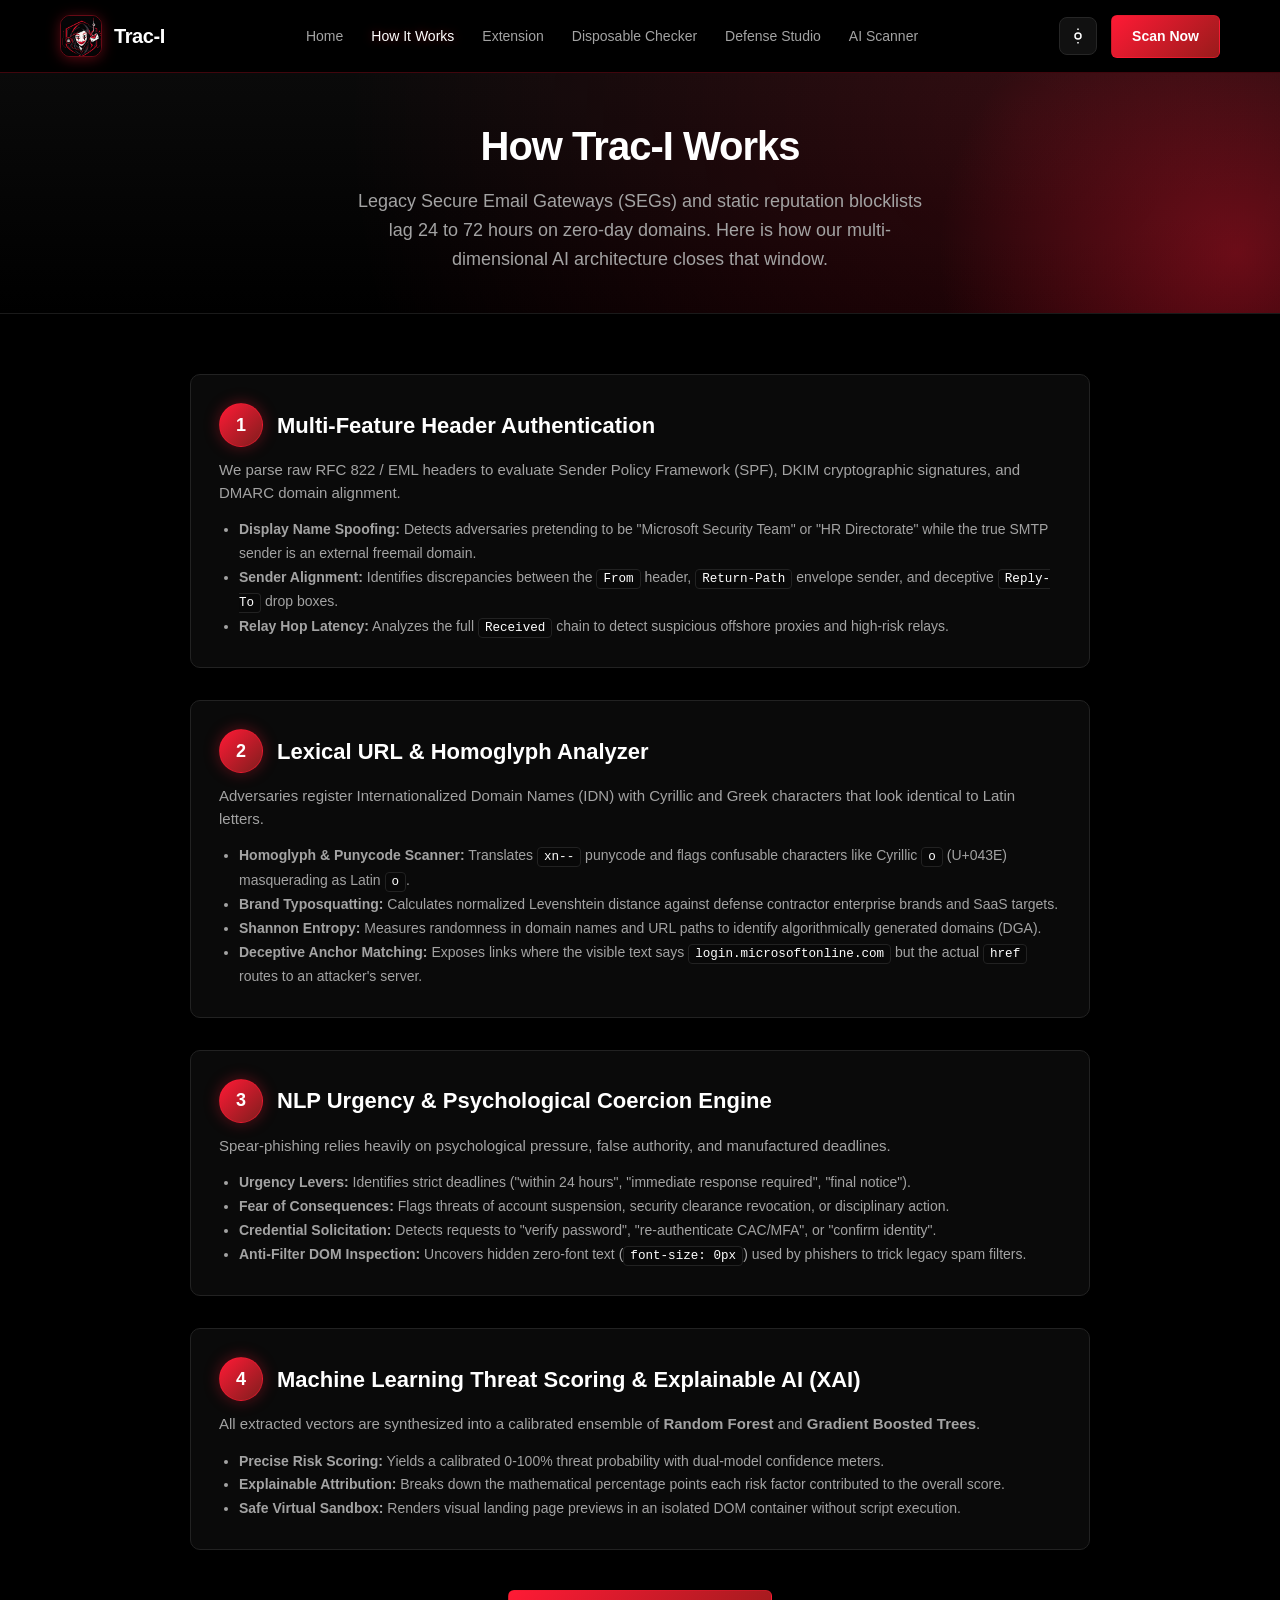
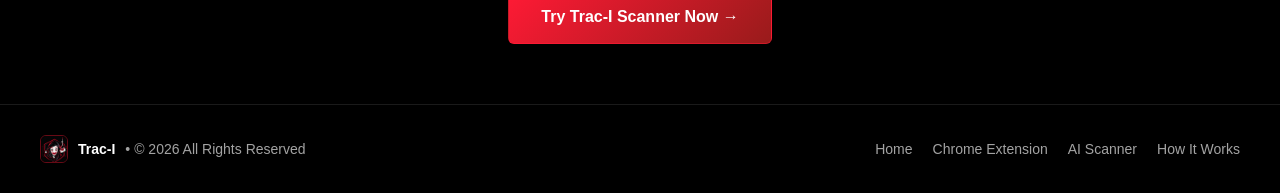
<file: static/how_it_works.html>
<!DOCTYPE html>
<html lang="en" data-theme="dark">
<head>
  <meta charset="UTF-8">
  <meta name="viewport" content="width=device-width, initial-scale=1.0">
  <title>How It Works - Trac-I AI Detection Architecture</title>
  <link rel="icon" type="image/png" href="/static/favicon.png">
  <link rel="stylesheet" href="/static/css/style.css">
  <script>
    (function() {
      var t = localStorage.getItem('trac_i_theme') || 'dark';
      document.documentElement.setAttribute('data-theme', t);
    })();
  </script>
</head>
<body>
  <!-- Navbar -->
  <header class="navbar">
    <div class="nav-container">
      <a class="brand-link" href="/">
        <img src="/static/img/trac-i-mark.png" alt="Trac-I Emblem" class="brand-logo-img">
        <span class="brand-name-text">Trac-I</span>
      </a>

      <nav class="nav-links">
        <a class="nav-item" href="/">Home</a>
        <a class="nav-item active" href="/how-it-works">How It Works</a>
        <a class="nav-item" href="/extension">Extension</a>
        <a class="nav-item" href="/disposable">Disposable Checker</a>
        <a class="nav-item" href="/customize">Defense Studio</a>
        <a class="nav-item" href="/scan">AI Scanner</a>
      </nav>

      <div class="nav-actions">
        <button id="themeToggle" class="theme-btn" title="Toggle Light/Dark Theme">
          <svg id="sunIcon" style="display:none;" viewBox="0 0 24 24" width="18" height="18" fill="none" stroke="currentColor" stroke-width="2">
            <circle cx="12" cy="12" r="4"></circle><path d="M12 2v2"></path><path d="M12 20v2"></path>
          </svg>
          <svg id="moonIcon" viewBox="0 0 24 24" width="18" height="18" fill="none" stroke="currentColor" stroke-width="2">
            <path d="M12 3a6 6 0 0 0 9 9 9 9 0 1 1-9-9Z"></path>
          </svg>
        </button>
        <a class="btn btn-accent" href="/scan">Scan Now</a>
      </div>
    </div>
  </header>

  <!-- Header -->
  <section class="hero" style="padding: 50px 20px 40px; text-align: center;">
    <div style="max-width: 800px; margin: 0 auto;">
      <h1 class="hero-title" style="font-size: 40px;">How Trac-I Works</h1>
      <p class="hero-desc" style="margin: 0 auto;">
        Legacy Secure Email Gateways (SEGs) and static reputation blocklists lag 24 to 72 hours on zero-day domains. Here is how our multi-dimensional AI architecture closes that window.
      </p>
    </div>
  </section>

  <!-- Technical Deep Dive Sections -->
  <main class="container">
    <div style="display: flex; flex-direction: column; gap: 32px; max-width: 900px; margin: 0 auto;">
      
      <!-- Vector 1 -->
      <div class="step-card" style="text-align: left; padding: 28px;">
        <div style="display: flex; align-items: center; gap: 14px; margin-bottom: 12px;">
          <div class="step-number" style="margin: 0;">1</div>
          <h2 style="font-size: 22px; font-weight: 700;">Multi-Feature Header Authentication</h2>
        </div>
        <p style="color: var(--text-muted); font-size: 15px; margin-bottom: 14px;">
          We parse raw RFC 822 / EML headers to evaluate Sender Policy Framework (SPF), DKIM cryptographic signatures, and DMARC domain alignment.
        </p>
        <ul style="padding-left: 20px; color: var(--text-muted); font-size: 14px; line-height: 1.7;">
          <li><strong>Display Name Spoofing:</strong> Detects adversaries pretending to be "Microsoft Security Team" or "HR Directorate" while the true SMTP sender is an external freemail domain.</li>
          <li><strong>Sender Alignment:</strong> Identifies discrepancies between the <code>From</code> header, <code>Return-Path</code> envelope sender, and deceptive <code>Reply-To</code> drop boxes.</li>
          <li><strong>Relay Hop Latency:</strong> Analyzes the full <code>Received</code> chain to detect suspicious offshore proxies and high-risk relays.</li>
        </ul>
      </div>

      <!-- Vector 2 -->
      <div class="step-card" style="text-align: left; padding: 28px;">
        <div style="display: flex; align-items: center; gap: 14px; margin-bottom: 12px;">
          <div class="step-number" style="margin: 0;">2</div>
          <h2 style="font-size: 22px; font-weight: 700;">Lexical URL & Homoglyph Analyzer</h2>
        </div>
        <p style="color: var(--text-muted); font-size: 15px; margin-bottom: 14px;">
          Adversaries register Internationalized Domain Names (IDN) with Cyrillic and Greek characters that look identical to Latin letters.
        </p>
        <ul style="padding-left: 20px; color: var(--text-muted); font-size: 14px; line-height: 1.7;">
          <li><strong>Homoglyph & Punycode Scanner:</strong> Translates <code>xn--</code> punycode and flags confusable characters like Cyrillic <code>о</code> (U+043E) masquerading as Latin <code>o</code>.</li>
          <li><strong>Brand Typosquatting:</strong> Calculates normalized Levenshtein distance against defense contractor enterprise brands and SaaS targets.</li>
          <li><strong>Shannon Entropy:</strong> Measures randomness in domain names and URL paths to identify algorithmically generated domains (DGA).</li>
          <li><strong>Deceptive Anchor Matching:</strong> Exposes links where the visible text says <code>login.microsoftonline.com</code> but the actual <code>href</code> routes to an attacker's server.</li>
        </ul>
      </div>

      <!-- Vector 3 -->
      <div class="step-card" style="text-align: left; padding: 28px;">
        <div style="display: flex; align-items: center; gap: 14px; margin-bottom: 12px;">
          <div class="step-number" style="margin: 0;">3</div>
          <h2 style="font-size: 22px; font-weight: 700;">NLP Urgency & Psychological Coercion Engine</h2>
        </div>
        <p style="color: var(--text-muted); font-size: 15px; margin-bottom: 14px;">
          Spear-phishing relies heavily on psychological pressure, false authority, and manufactured deadlines.
        </p>
        <ul style="padding-left: 20px; color: var(--text-muted); font-size: 14px; line-height: 1.7;">
          <li><strong>Urgency Levers:</strong> Identifies strict deadlines ("within 24 hours", "immediate response required", "final notice").</li>
          <li><strong>Fear of Consequences:</strong> Flags threats of account suspension, security clearance revocation, or disciplinary action.</li>
          <li><strong>Credential Solicitation:</strong> Detects requests to "verify password", "re-authenticate CAC/MFA", or "confirm identity".</li>
          <li><strong>Anti-Filter DOM Inspection:</strong> Uncovers hidden zero-font text (<code>font-size: 0px</code>) used by phishers to trick legacy spam filters.</li>
        </ul>
      </div>

      <!-- Vector 4 -->
      <div class="step-card" style="text-align: left; padding: 28px;">
        <div style="display: flex; align-items: center; gap: 14px; margin-bottom: 12px;">
          <div class="step-number" style="margin: 0;">4</div>
          <h2 style="font-size: 22px; font-weight: 700;">Machine Learning Threat Scoring & Explainable AI (XAI)</h2>
        </div>
        <p style="color: var(--text-muted); font-size: 15px; margin-bottom: 14px;">
          All extracted vectors are synthesized into a calibrated ensemble of <strong>Random Forest</strong> and <strong>Gradient Boosted Trees</strong>.
        </p>
        <ul style="padding-left: 20px; color: var(--text-muted); font-size: 14px; line-height: 1.7;">
          <li><strong>Precise Risk Scoring:</strong> Yields a calibrated 0-100% threat probability with dual-model confidence meters.</li>
          <li><strong>Explainable Attribution:</strong> Breaks down the mathematical percentage points each risk factor contributed to the overall score.</li>
          <li><strong>Safe Virtual Sandbox:</strong> Renders visual landing page previews in an isolated DOM container without script execution.</li>
        </ul>
      </div>

    </div>

    <div style="text-align: center; margin-top: 40px;">
      <a href="/scan" class="btn btn-accent" style="padding: 14px 32px; font-size: 16px;">
        Try Trac-I Scanner Now &rarr;
      </a>
    </div>
  </main>

  <!-- Footer -->
  <footer class="footer">
    <div class="footer-container">
      <div style="display: flex; align-items: center; gap: 10px;">
        <img src="/static/img/trac-i-mark.png" alt="Trac-I Logo" style="width: 28px; height: 28px; border-radius: 6px; border: 1px solid rgba(255, 26, 53, 0.4);">
        <span style="font-weight: 700; color: var(--text-main);">Trac-I</span>
        <span>&bull; &copy; 2026 All Rights Reserved</span>
      </div>

      <div class="footer-links">
        <a href="/">Home</a>
        <a href="/extension">Chrome Extension</a>
        <a href="/scan">AI Scanner</a>
        <a href="/how-it-works">How It Works</a>
      </div>
    </div>
  </footer>

  <script src="/static/js/main.js"></script>
</body>
</html>
</file>
<file: static/css/style.css>
/* Trac-I Global Stylesheet
   Day and Night Theme System (Night: Obsidian Black, Red & White; Day: Crisp White, Dark Slate & Crimson Red)
*/

:root, [data-theme="dark"] {
  /* ===================================================
     NIGHT THEME (Obsidian Black, Pure White, Crimson Red)
     =================================================== */
  --primary-900: #000000;
  --primary-800: #080808;
  --primary-700: #101010;
  --primary-600: #181818;
  --primary-500: #ff1a35;
  
  --accent-500: #ff1a35;
  --accent-400: #ff3b53;
  --accent-glow: rgba(255, 26, 53, 0.35);
  
  /* Status Colors */
  --safe-green: #ffffff;
  --safe-bg: rgba(255, 255, 255, 0.08);
  --warning-yellow: #ff4d66;
  --warning-bg: rgba(255, 77, 102, 0.14);
  --danger-red: #ff1a35;
  --danger-bg: rgba(255, 26, 53, 0.16);
  --critical-purple: #e50914;
  
  /* Neutral Surfaces */
  --bg-main: #000000;
  --bg-surface: #0a0a0a;
  --bg-card: #111111;
  --bg-input: #080808;
  --border-color: #222222;
  --border-subtle: #1a1a1a;
  --border-hover: #ff1a35;
  
  --navbar-bg: rgba(0, 0, 0, 0.92);
  --navbar-border: rgba(255, 26, 53, 0.25);
  --hero-bg: radial-gradient(circle at 80% 20%, rgba(255, 26, 53, 0.16) 0%, rgba(0, 0, 0, 0) 65%), linear-gradient(180deg, #0a0a0a 0%, #000000 100%);
  --hero-border: #1a1a1a;
  --triage-header-bg: linear-gradient(180deg, #140305 0%, #000000 100%);
  --threat-dial-card-bg: linear-gradient(135deg, rgba(20, 3, 5, 0.85) 0%, #0a0a0a 100%);
  --dial-bg: #000000;
  --hud-bg: rgba(10, 10, 10, 0.95);
  --hud-border: rgba(255, 26, 53, 0.35);
  --hud-item-bg: rgba(0, 0, 0, 0.5);
  --banner-bg: linear-gradient(135deg, #140305 0%, #000000 100%);
  --banner-border: rgba(255, 26, 53, 0.4);
  --footer-bg: #000000;
  --footer-border: #1a1a1a;
  --theme-btn-bg: #111111;
  --theme-btn-border: #262626;
  --theme-btn-color: #ffffff;
  --btn-primary-bg: #ffffff;
  --btn-primary-color: #000000;
  --sim-container-bg: #000000;
  --sim-toolbar-bg: #0d0d0d;
  --sim-view-bg: #050505;
  --sim-popup-bg: #0a0a0a;
  
  --text-main: #ffffff;
  --text-muted: #a3a3a3;
  --text-dim: #666666;
  
  --shadow-sm: 0 2px 5px rgba(0, 0, 0, 0.7);
  --shadow-md: 0 4px 16px rgba(0, 0, 0, 0.85);
  --shadow-lg: 0 10px 30px rgba(0, 0, 0, 0.95);
  --shadow-glow: 0 0 25px rgba(255, 26, 53, 0.25);
  
  --scrollbar-track: #000000;
  --scrollbar-thumb: #262626;
  
  --radius-sm: 6px;
  --radius-md: 10px;
  --radius-lg: 16px;
  --radius-xl: 24px;
}

[data-theme="light"] {
  /* ===================================================
     DAY THEME (Crisp Daylight White, Dark Slate, Red)
     =================================================== */
  --primary-900: #ffffff;
  --primary-800: #f8f9fa;
  --primary-700: #f1f3f5;
  --primary-600: #e9ecef;
  --primary-500: #d90429;
  
  --accent-500: #d90429;
  --accent-400: #ef233c;
  --accent-glow: rgba(217, 4, 41, 0.25);
  
  /* Status Colors */
  --safe-green: #0f172a;
  --safe-bg: #f1f5f9;
  --warning-yellow: #dc2626;
  --warning-bg: #fee2e2;
  --danger-red: #d90429;
  --danger-bg: #fef2f2;
  --critical-purple: #990000;
  
  /* Neutral Surfaces */
  --bg-main: #f8f9fa;
  --bg-surface: #ffffff;
  --bg-card: #ffffff;
  --bg-input: #f1f5f9;
  --border-color: #e2e8f0;
  --border-subtle: #cbd5e1;
  --border-hover: #d90429;
  
  --navbar-bg: rgba(255, 255, 255, 0.94);
  --navbar-border: rgba(217, 4, 41, 0.2);
  --hero-bg: radial-gradient(circle at 80% 20%, rgba(217, 4, 41, 0.08) 0%, rgba(248, 249, 250, 0) 65%), linear-gradient(180deg, #ffffff 0%, #f8f9fa 100%);
  --hero-border: #e2e8f0;
  --triage-header-bg: linear-gradient(180deg, #fff5f5 0%, #ffffff 100%);
  --threat-dial-card-bg: linear-gradient(135deg, #ffffff 0%, #f8fafc 100%);
  --dial-bg: #ffffff;
  --hud-bg: rgba(255, 255, 255, 0.98);
  --hud-border: rgba(217, 4, 41, 0.25);
  --hud-item-bg: #f8fafc;
  --banner-bg: linear-gradient(135deg, #fff1f2 0%, #ffffff 100%);
  --banner-border: rgba(217, 4, 41, 0.3);
  --footer-bg: #ffffff;
  --footer-border: #e2e8f0;
  --theme-btn-bg: #f1f5f9;
  --theme-btn-border: #cbd5e1;
  --theme-btn-color: #0f172a;
  --btn-primary-bg: #0f172a;
  --btn-primary-color: #ffffff;
  --sim-container-bg: #ffffff;
  --sim-toolbar-bg: #f1f5f9;
  --sim-view-bg: #ffffff;
  --sim-popup-bg: #f8fafc;
  
  --text-main: #0f172a;
  --text-muted: #475569;
  --text-dim: #94a3b8;
  
  --shadow-sm: 0 1px 3px rgba(0, 0, 0, 0.08);
  --shadow-md: 0 4px 14px rgba(0, 0, 0, 0.08);
  --shadow-lg: 0 10px 25px rgba(0, 0, 0, 0.1);
  --shadow-glow: 0 0 25px rgba(217, 4, 41, 0.15);
  
  --scrollbar-track: #f1f5f9;
  --scrollbar-thumb: #cbd5e1;
  
  --radius-sm: 6px;
  --radius-md: 10px;
  --radius-lg: 16px;
  --radius-xl: 24px;
}

/* Smooth Theme Transitions */
html.theme-transitioning,
html.theme-transitioning *,
html.theme-transitioning *:before,
html.theme-transitioning *:after {
  transition: background-color 0.28s ease, border-color 0.28s ease, color 0.28s ease, box-shadow 0.28s ease !important;
}

/* Reset & Base Setup */
* {
  box-sizing: border-box;
  margin: 0;
  padding: 0;
}

::selection {
  background: var(--accent-500);
  color: #ffffff;
}

body {
  background-color: var(--bg-main);
  color: var(--text-main);
  font-family: -apple-system, BlinkMacSystemFont, "Segoe UI", Roboto, Helvetica, Arial, sans-serif;
  line-height: 1.5;
  transition: background-color 0.25s ease, color 0.25s ease;
  min-height: 100vh;
  display: flex;
  flex-direction: column;
}

a {
  color: inherit;
  text-decoration: none;
}

code {
  font-family: Consolas, Monaco, "Courier New", monospace;
  background: var(--bg-input);
  border: 1px solid var(--border-color);
  color: var(--text-main);
  padding: 2px 6px;
  border-radius: 4px;
  font-size: 0.9em;
}

/* Custom Scrollbar */
::-webkit-scrollbar {
  width: 8px;
  height: 8px;
}
::-webkit-scrollbar-track {
  background: var(--scrollbar-track);
}
::-webkit-scrollbar-thumb {
  background: var(--scrollbar-thumb);
  border-radius: 4px;
}
::-webkit-scrollbar-thumb:hover {
  background: var(--accent-500);
}

/* Header & Navbar */
.navbar {
  position: sticky;
  top: 0;
  z-index: 100;
  background-color: var(--navbar-bg);
  backdrop-filter: blur(12px);
  -webkit-backdrop-filter: blur(12px);
  border-bottom: 1px solid var(--navbar-border);
  color: var(--text-main);
  transition: background-color 0.25s ease, border-color 0.25s ease;
}

.nav-container {
  max-width: 1200px;
  margin: 0 auto;
  padding: 0 20px;
  height: 72px;
  display: flex;
  align-items: center;
  justify-content: space-between;
}

.brand-link {
  display: flex;
  align-items: center;
  gap: 12px;
  font-weight: 700;
  font-size: 18px;
  letter-spacing: -0.3px;
  color: var(--text-main);
}

.brand-logo-img {
  width: 42px;
  height: 42px;
  border-radius: 10px;
  object-fit: cover;
  box-shadow: 0 2px 14px var(--accent-glow);
  border: 1px solid rgba(255, 26, 53, 0.4);
  transition: transform 0.2s cubic-bezier(0.34, 1.56, 0.64, 1), box-shadow 0.2s ease;
}

.brand-link:hover .brand-logo-img {
  transform: scale(1.08);
  box-shadow: 0 0 18px var(--accent-glow);
  border-color: var(--accent-500);
}

.brand-name-text {
  font-weight: 800;
  font-size: 20px;
  letter-spacing: -0.4px;
  color: var(--text-main);
}

.brand-logo-icon {
  width: 40px;
  height: 40px;
  background: linear-gradient(135deg, var(--accent-500), #7f1d1d);
  border-radius: 10px;
  display: flex;
  align-items: center;
  justify-content: center;
  box-shadow: 0 2px 14px var(--accent-glow);
  border: 1px solid rgba(255, 26, 53, 0.4);
}

.nav-links {
  display: flex;
  align-items: center;
  gap: 28px;
}

.nav-item {
  font-size: 14px;
  font-weight: 500;
  color: var(--text-muted);
  transition: color 0.2s, text-shadow 0.2s;
  display: flex;
  align-items: center;
  gap: 6px;
}

.nav-item:hover, .nav-item.active {
  color: var(--text-main);
  text-shadow: 0 0 10px var(--accent-glow);
}

.nav-actions {
  display: flex;
  align-items: center;
  gap: 14px;
}

/* Theme Toggle Button */
.theme-btn {
  background: var(--theme-btn-bg);
  border: 1px solid var(--theme-btn-border);
  color: var(--theme-btn-color);
  width: 38px;
  height: 38px;
  border-radius: 8px;
  display: flex;
  align-items: center;
  justify-content: center;
  cursor: pointer;
  transition: transform 0.2s cubic-bezier(0.34, 1.56, 0.64, 1), background-color 0.2s, border-color 0.2s, color 0.2s;
}

.theme-btn:hover {
  background: rgba(255, 26, 53, 0.15);
  border-color: var(--accent-500);
  color: var(--accent-500);
  box-shadow: 0 0 10px var(--accent-glow);
}

/* Buttons */
.btn {
  display: inline-flex;
  align-items: center;
  justify-content: center;
  gap: 8px;
  font-size: 14px;
  font-weight: 600;
  padding: 10px 20px;
  border-radius: var(--radius-sm);
  cursor: pointer;
  transition: all 0.2s ease;
  border: none;
}

.btn-primary {
  background: var(--btn-primary-bg);
  color: var(--btn-primary-color);
  font-weight: 700;
}

.btn-primary:hover {
  background: var(--accent-500);
  color: #ffffff;
  transform: translateY(-1px);
  box-shadow: 0 4px 16px var(--accent-glow);
}

.btn-accent {
  background: linear-gradient(135deg, var(--accent-500), #991b1b);
  color: #ffffff;
  border: 1px solid rgba(255, 26, 53, 0.4);
}

.btn-accent:hover {
  background: linear-gradient(135deg, var(--accent-400), #b91c1c);
  transform: translateY(-1px);
  box-shadow: 0 4px 18px var(--accent-glow);
}

.btn-outline {
  background: transparent;
  border: 1px solid var(--border-color);
  color: var(--text-main);
}

.btn-outline:hover {
  background: rgba(255, 26, 53, 0.12);
  border-color: var(--accent-500);
  color: var(--accent-500);
  box-shadow: 0 0 12px var(--accent-glow);
}

.btn-sm {
  padding: 6px 12px;
  font-size: 12px;
}

/* Hero Section */
.hero {
  background: var(--hero-bg);
  color: var(--text-main);
  padding: 70px 20px 80px;
  position: relative;
  overflow: hidden;
  border-bottom: 1px solid var(--hero-border);
}

.hero::after {
  content: "";
  position: absolute;
  top: -50%;
  right: -20%;
  width: 600px;
  height: 600px;
  background: radial-gradient(circle, var(--accent-glow) 0%, transparent 70%);
  pointer-events: none;
}

.hero-content {
  max-width: 1200px;
  margin: 0 auto;
  display: grid;
  grid-template-columns: 1.2fr 0.8fr;
  gap: 40px;
  align-items: center;
}

.hero-pill {
  display: inline-flex;
  align-items: center;
  gap: 8px;
  background: rgba(255, 26, 53, 0.12);
  border: 1px solid rgba(255, 26, 53, 0.35);
  color: var(--text-main);
  padding: 6px 14px;
  border-radius: 20px;
  font-size: 13px;
  font-weight: 600;
  margin-bottom: 20px;
}

.hero-title {
  font-size: 46px;
  font-weight: 800;
  line-height: 1.15;
  letter-spacing: -1px;
  margin-bottom: 18px;
  color: var(--text-main);
}

.hero-title span {
  color: var(--accent-500);
  text-shadow: 0 0 25px var(--accent-glow);
}

.hero-desc {
  font-size: 18px;
  color: var(--text-muted);
  line-height: 1.6;
  margin-bottom: 30px;
  max-width: 580px;
}

.hero-buttons {
  display: flex;
  gap: 14px;
  flex-wrap: wrap;
}

.hero-visual {
  display: flex;
  justify-content: center;
  position: relative;
}

/* Tactical HUD Badge */
.hud-badge-card {
  background: var(--hud-bg);
  border: 1px solid var(--hud-border);
  border-radius: var(--radius-lg);
  padding: 24px;
  width: 100%;
  max-width: 420px;
  box-shadow: var(--shadow-lg), 0 0 25px var(--accent-glow);
  backdrop-filter: blur(10px);
}

.hud-header {
  display: flex;
  justify-content: space-between;
  align-items: center;
  margin-bottom: 16px;
  padding-bottom: 12px;
  border-bottom: 1px solid var(--border-color);
}

.hud-title {
  font-size: 13px;
  font-weight: 700;
  letter-spacing: 0.5px;
  color: var(--text-main);
  display: flex;
  align-items: center;
  gap: 8px;
}

.pulse-dot {
  width: 8px;
  height: 8px;
  border-radius: 50%;
  background-color: var(--accent-500);
  box-shadow: 0 0 10px var(--accent-500);
  animation: pulse 2s infinite;
}

@keyframes pulse {
  0% { opacity: 1; transform: scale(1); }
  50% { opacity: 0.4; transform: scale(1.2); }
  100% { opacity: 1; transform: scale(1); }
}

/* Container & Sections */
.container {
  max-width: 1200px;
  margin: 0 auto;
  padding: 60px 20px;
  width: 100%;
}

.section-header {
  text-align: center;
  max-width: 750px;
  margin: 0 auto 50px;
}

.section-title {
  font-size: 34px;
  font-weight: 800;
  letter-spacing: -0.5px;
  margin-bottom: 12px;
  color: var(--text-main);
}

.section-desc {
  font-size: 17px;
  color: var(--text-muted);
}

/* Comparison Cards (Spam vs Scams) */
.comparison-grid {
  display: grid;
  grid-template-columns: repeat(3, 1fr);
  gap: 24px;
  margin-bottom: 50px;
}

.comparison-card {
  background: var(--bg-surface);
  border: 1px solid var(--border-color);
  border-radius: var(--radius-md);
  padding: 26px;
  box-shadow: var(--shadow-sm);
  display: flex;
  flex-direction: column;
  transition: transform 0.2s, box-shadow 0.2s, border-color 0.2s;
}

.comparison-card:hover {
  transform: translateY(-3px);
  box-shadow: var(--shadow-md), 0 0 15px var(--accent-glow);
  border-color: var(--accent-500);
}

.card-icon-box {
  width: 48px;
  height: 48px;
  border-radius: 12px;
  display: flex;
  align-items: center;
  justify-content: center;
  margin-bottom: 18px;
  background: rgba(255, 26, 53, 0.12);
  color: var(--accent-500);
  border: 1px solid rgba(255, 26, 53, 0.3);
}

.card-icon-box.yellow, .card-icon-box.blue, .card-icon-box.green {
  background: rgba(255, 26, 53, 0.12);
  color: var(--accent-500);
  border: 1px solid rgba(255, 26, 53, 0.3);
}

.comp-title {
  font-size: 19px;
  font-weight: 700;
  margin-bottom: 16px;
  color: var(--text-main);
}

.comp-subitem {
  padding: 12px;
  border-radius: 6px;
  font-size: 13px;
  margin-bottom: 10px;
  line-height: 1.5;
}

.comp-subitem.spam {
  background: var(--safe-bg);
  border-left: 3px solid var(--border-subtle);
  color: var(--text-muted);
}

.comp-subitem.scam {
  background: var(--danger-bg);
  border-left: 3px solid var(--danger-red);
  color: var(--text-main);
}

.comp-label {
  font-weight: 700;
  display: block;
  margin-bottom: 4px;
}

/* Steps (How it Works) */
.steps-grid {
  display: grid;
  grid-template-columns: repeat(3, 1fr);
  gap: 24px;
}

.step-card {
  background: var(--bg-surface);
  border: 1px solid var(--border-color);
  border-radius: var(--radius-md);
  padding: 30px 24px;
  text-align: center;
  position: relative;
  transition: transform 0.2s, border-color 0.2s, box-shadow 0.2s;
}

.step-card:hover {
  transform: translateY(-2px);
  border-color: var(--accent-500);
  box-shadow: var(--shadow-sm);
}

.step-number {
  width: 44px;
  height: 44px;
  border-radius: 50%;
  background: linear-gradient(135deg, var(--accent-500), #7f1d1d);
  color: #ffffff;
  font-size: 18px;
  font-weight: 800;
  display: flex;
  align-items: center;
  justify-content: center;
  margin: 0 auto 18px;
  box-shadow: 0 0 15px var(--accent-glow);
  border: 1px solid rgba(255, 26, 53, 0.5);
}

.step-title {
  font-size: 18px;
  font-weight: 700;
  margin-bottom: 10px;
  color: var(--text-main);
}

.step-desc {
  font-size: 14px;
  color: var(--text-muted);
}

/* Banner CTA */
.banner-cta {
  background: var(--banner-bg);
  border: 1px solid var(--banner-border);
  color: var(--text-main);
  border-radius: var(--radius-lg);
  padding: 48px;
  text-align: center;
  margin-top: 40px;
  box-shadow: var(--shadow-lg), 0 0 25px var(--accent-glow);
}

.banner-title {
  font-size: 28px;
  font-weight: 800;
  margin-bottom: 12px;
  color: var(--text-main);
}

.banner-desc {
  font-size: 16px;
  color: var(--text-muted);
  max-width: 650px;
  margin: 0 auto 24px;
}

/* Footer */
.footer {
  margin-top: auto;
  background-color: var(--footer-bg);
  border-top: 1px solid var(--footer-border);
  color: var(--text-muted);
  padding: 30px 20px;
  font-size: 14px;
  transition: background-color 0.25s ease, border-color 0.25s ease;
}

.footer-container {
  max-width: 1200px;
  margin: 0 auto;
  display: flex;
  justify-content: space-between;
  align-items: center;
  flex-wrap: wrap;
  gap: 16px;
}

.footer-links {
  display: flex;
  gap: 20px;
}

.footer-links a {
  color: var(--text-muted);
  transition: color 0.2s;
}

.footer-links a:hover {
  color: var(--accent-500);
}

/* Status Badges */
.status-badge {
  display: inline-flex;
  align-items: center;
  gap: 6px;
  font-size: 12px;
  font-weight: 700;
  padding: 4px 10px;
  border-radius: 4px;
}

.status-badge.danger {
  background: var(--danger-bg);
  color: var(--danger-red);
  border: 1px solid rgba(255, 26, 53, 0.4);
}

.status-badge.safe {
  background: var(--safe-bg);
  color: var(--safe-green);
  border: 1px solid var(--border-subtle);
}

.status-badge.warning {
  background: var(--warning-bg);
  color: var(--warning-yellow);
  border: 1px solid rgba(255, 77, 102, 0.35);
}

/* Responsive */
@media (max-width: 900px) {
  .hero-content {
    grid-template-columns: 1fr;
    text-align: center;
  }
  .hero-desc {
    margin: 0 auto 30px;
  }
  .hero-buttons {
    justify-content: center;
  }
  .comparison-grid, .steps-grid {
    grid-template-columns: 1fr;
  }
  .nav-links {
    display: none;
  }
}
</file>
<file: extension/popup.css>
/* Trac-I Chrome Extension Styling - Strict Black, Red & White */
:root {
  --primary: #000000;
  --accent: #ff1a35;
  --bg: #000000;
  --card-bg: #0a0a0a;
  --text-main: #ffffff;
  --text-muted: #a3a3a3;
  --safe: #ffffff;
  --warning: #ff4d66;
  --danger: #ff1a35;
  --border: #222222;
}

* {
  box-sizing: border-box;
  margin: 0;
  padding: 0;
  font-family: -apple-system, BlinkMacSystemFont, 'Segoe UI', Roboto, Helvetica, Arial, sans-serif;
}

body {
  width: 340px;
  background-color: var(--bg);
  color: var(--text-main);
  overflow-x: hidden;
}

.popup-container {
  padding: 16px;
  display: flex;
  flex-direction: column;
  gap: 14px;
}

/* Header */
.header {
  display: flex;
  align-items: center;
  justify-content: space-between;
  padding-bottom: 12px;
  border-bottom: 1px solid var(--border);
}

.brand {
  display: flex;
  align-items: center;
  gap: 8px;
}

.shield-icon {
  background: linear-gradient(135deg, #ff1a35, #7f1d1d);
  color: #ffffff;
  width: 30px;
  height: 30px;
  border-radius: 6px;
  display: flex;
  align-items: center;
  justify-content: center;
  border: 1px solid rgba(255, 26, 53, 0.4);
}

.brand-name {
  font-size: 15px;
  font-weight: 700;
  letter-spacing: -0.2px;
  color: #ffffff;
}

.version-tag {
  font-size: 10px;
  background-color: rgba(255, 26, 53, 0.2);
  color: #ff1a35;
  border: 1px solid rgba(255, 26, 53, 0.4);
  padding: 2px 6px;
  border-radius: 4px;
  font-weight: 600;
}

/* Score Card */
.score-card {
  background: var(--card-bg);
  border: 1px solid var(--border);
  border-radius: 10px;
  padding: 14px;
  display: flex;
  align-items: center;
  gap: 16px;
}

.score-circle {
  width: 64px;
  height: 64px;
  border-radius: 50%;
  border: 4px solid var(--safe);
  display: flex;
  flex-direction: column;
  align-items: center;
  justify-content: center;
  background: rgba(255, 255, 255, 0.08);
  transition: all 0.3s ease;
}

.score-circle.warning {
  border-color: var(--warning);
  background: rgba(255, 77, 102, 0.12);
}

.score-circle.danger {
  border-color: var(--danger);
  background: rgba(255, 26, 53, 0.15);
  box-shadow: 0 0 14px rgba(255, 26, 53, 0.3);
}

.score-value {
  font-size: 16px;
  font-weight: 800;
  color: #ffffff;
}

.score-subtext {
  font-size: 9px;
  font-weight: 600;
  color: var(--text-muted);
  letter-spacing: 0.5px;
}

.score-info {
  display: flex;
  flex-direction: column;
  gap: 4px;
  overflow: hidden;
}

.status-badge {
  display: inline-block;
  font-size: 11px;
  font-weight: 700;
  padding: 3px 8px;
  border-radius: 4px;
  width: fit-content;
}

.status-badge.safe {
  background: rgba(255, 255, 255, 0.1);
  color: #ffffff;
  border: 1px solid rgba(255, 255, 255, 0.3);
}

.status-badge.warning {
  background: rgba(255, 77, 102, 0.2);
  color: #ff4d66;
  border: 1px solid rgba(255, 77, 102, 0.4);
}

.status-badge.danger {
  background: rgba(255, 26, 53, 0.25);
  color: #ff1a35;
  border: 1px solid rgba(255, 26, 53, 0.5);
}

.target-domain {
  font-size: 12px;
  color: var(--text-muted);
  white-space: nowrap;
  overflow: hidden;
  text-overflow: ellipsis;
  max-width: 190px;
}

/* Metric Rows */
.details-section {
  background: var(--card-bg);
  border: 1px solid var(--border);
  border-radius: 8px;
  padding: 10px 12px;
  display: flex;
  flex-direction: column;
  gap: 8px;
}

.metric-row {
  display: flex;
  justify-content: space-between;
  align-items: center;
  font-size: 11.5px;
}

.metric-label {
  color: var(--text-muted);
}

.metric-value {
  font-weight: 600;
  color: var(--text-main);
}

.metric-value.safe-text {
  color: #ffffff;
}

.metric-value.danger-text {
  color: #ff1a35;
}

/* Quick Scan */
.quick-scan {
  display: flex;
  flex-direction: column;
  gap: 6px;
}

.input-wrap {
  display: flex;
  gap: 6px;
}

.input-wrap input {
  flex: 1;
  background: #000000;
  border: 1px solid var(--border);
  border-radius: 6px;
  padding: 8px 10px;
  font-size: 11.5px;
  color: #fff;
  outline: none;
}

.input-wrap input:focus {
  border-color: #ff1a35;
  box-shadow: 0 0 6px rgba(255, 26, 53, 0.3);
}

.input-wrap button {
  background: linear-gradient(135deg, #ff1a35, #b91c1c);
  color: #fff;
  border: none;
  border-radius: 6px;
  padding: 0 12px;
  font-size: 11.5px;
  font-weight: 600;
  cursor: pointer;
  transition: all 0.2s;
}

.input-wrap button:hover {
  background: linear-gradient(135deg, #ff3b53, #dc2626);
}

.quick-result-box {
  padding: 8px 10px;
  border-radius: 6px;
  font-size: 11px;
  line-height: 1.4;
  background: #000000;
  border: 1px solid var(--border);
}

/* Footer */
.footer {
  padding-top: 4px;
}

.primary-btn {
  width: 100%;
  background: #000000;
  border: 1px solid #ff1a35;
  color: #ffffff;
  padding: 9px 12px;
  border-radius: 6px;
  font-size: 12px;
  font-weight: 600;
  display: flex;
  align-items: center;
  justify-content: center;
  gap: 6px;
  cursor: pointer;
  transition: all 0.2s;
}

.primary-btn:hover {
  background: #ff1a35;
  color: #ffffff;
  box-shadow: 0 0 12px rgba(255, 26, 53, 0.4);
}
</file>
